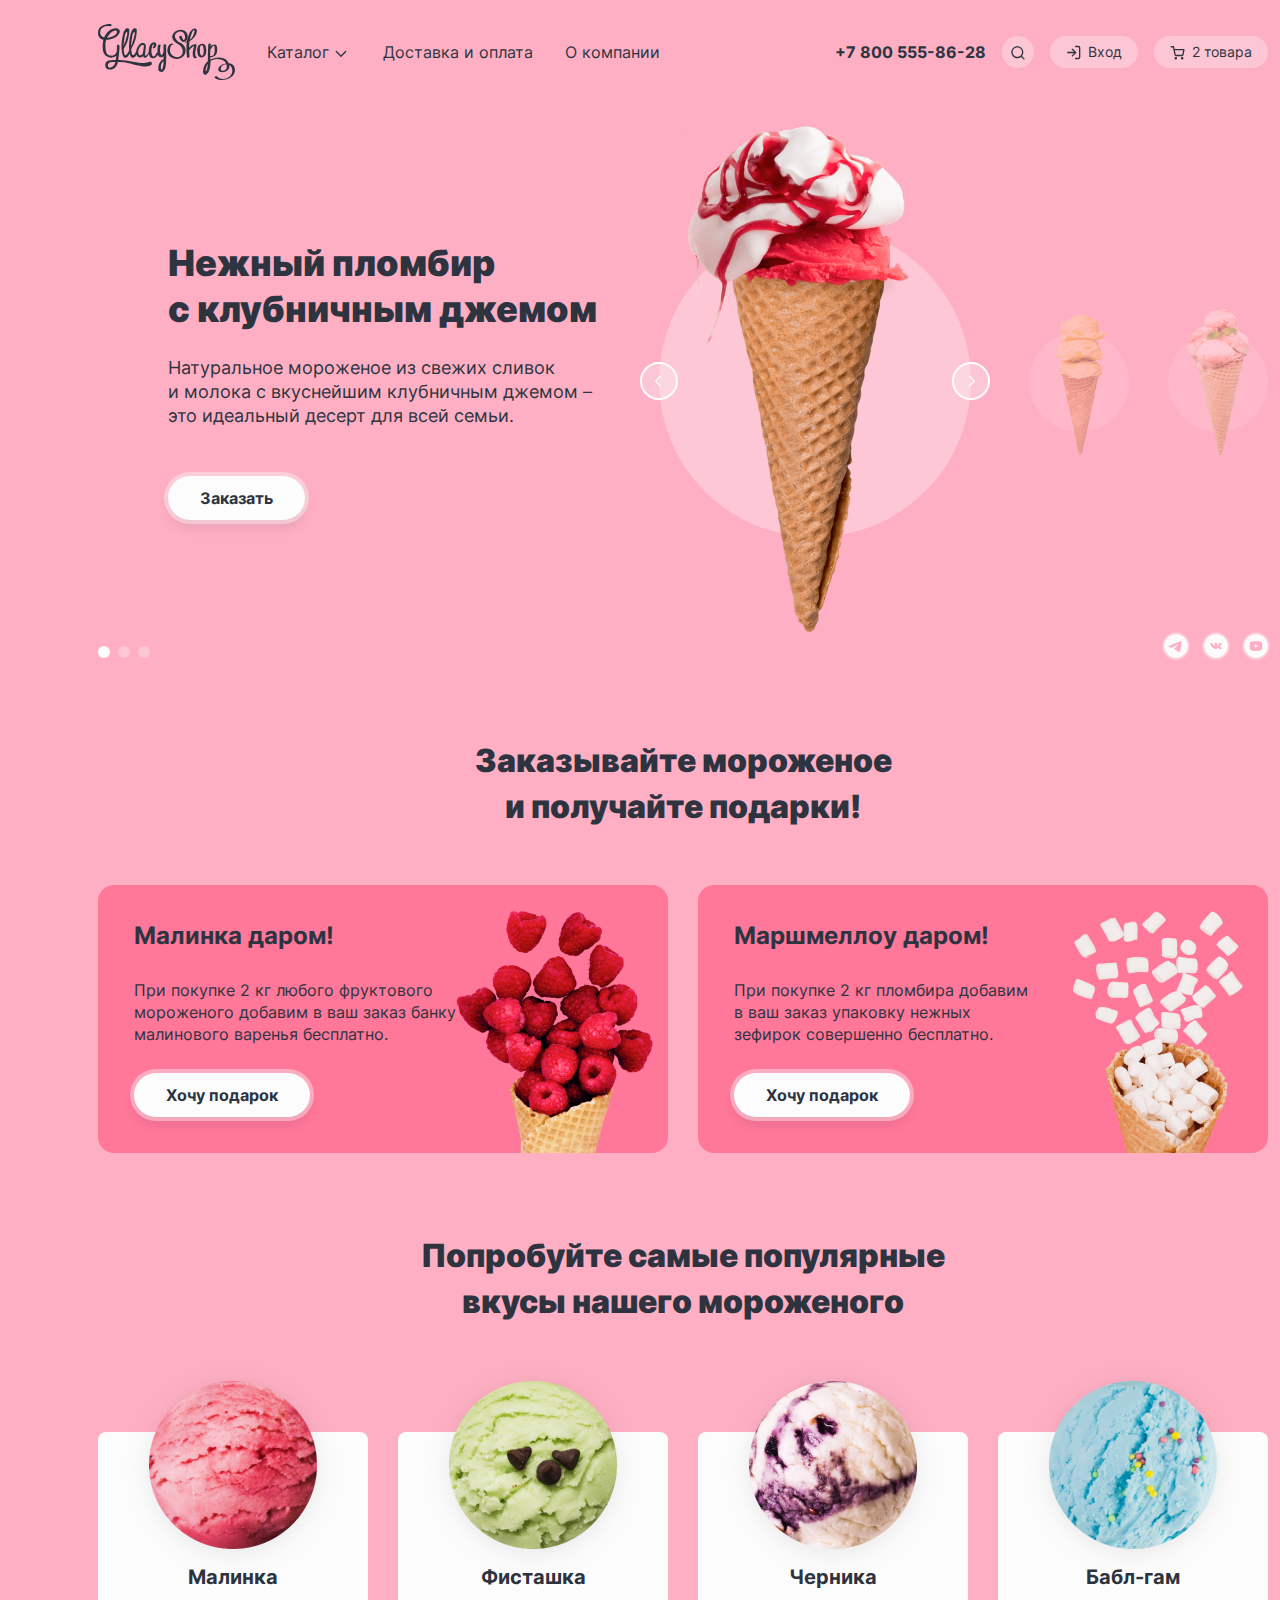
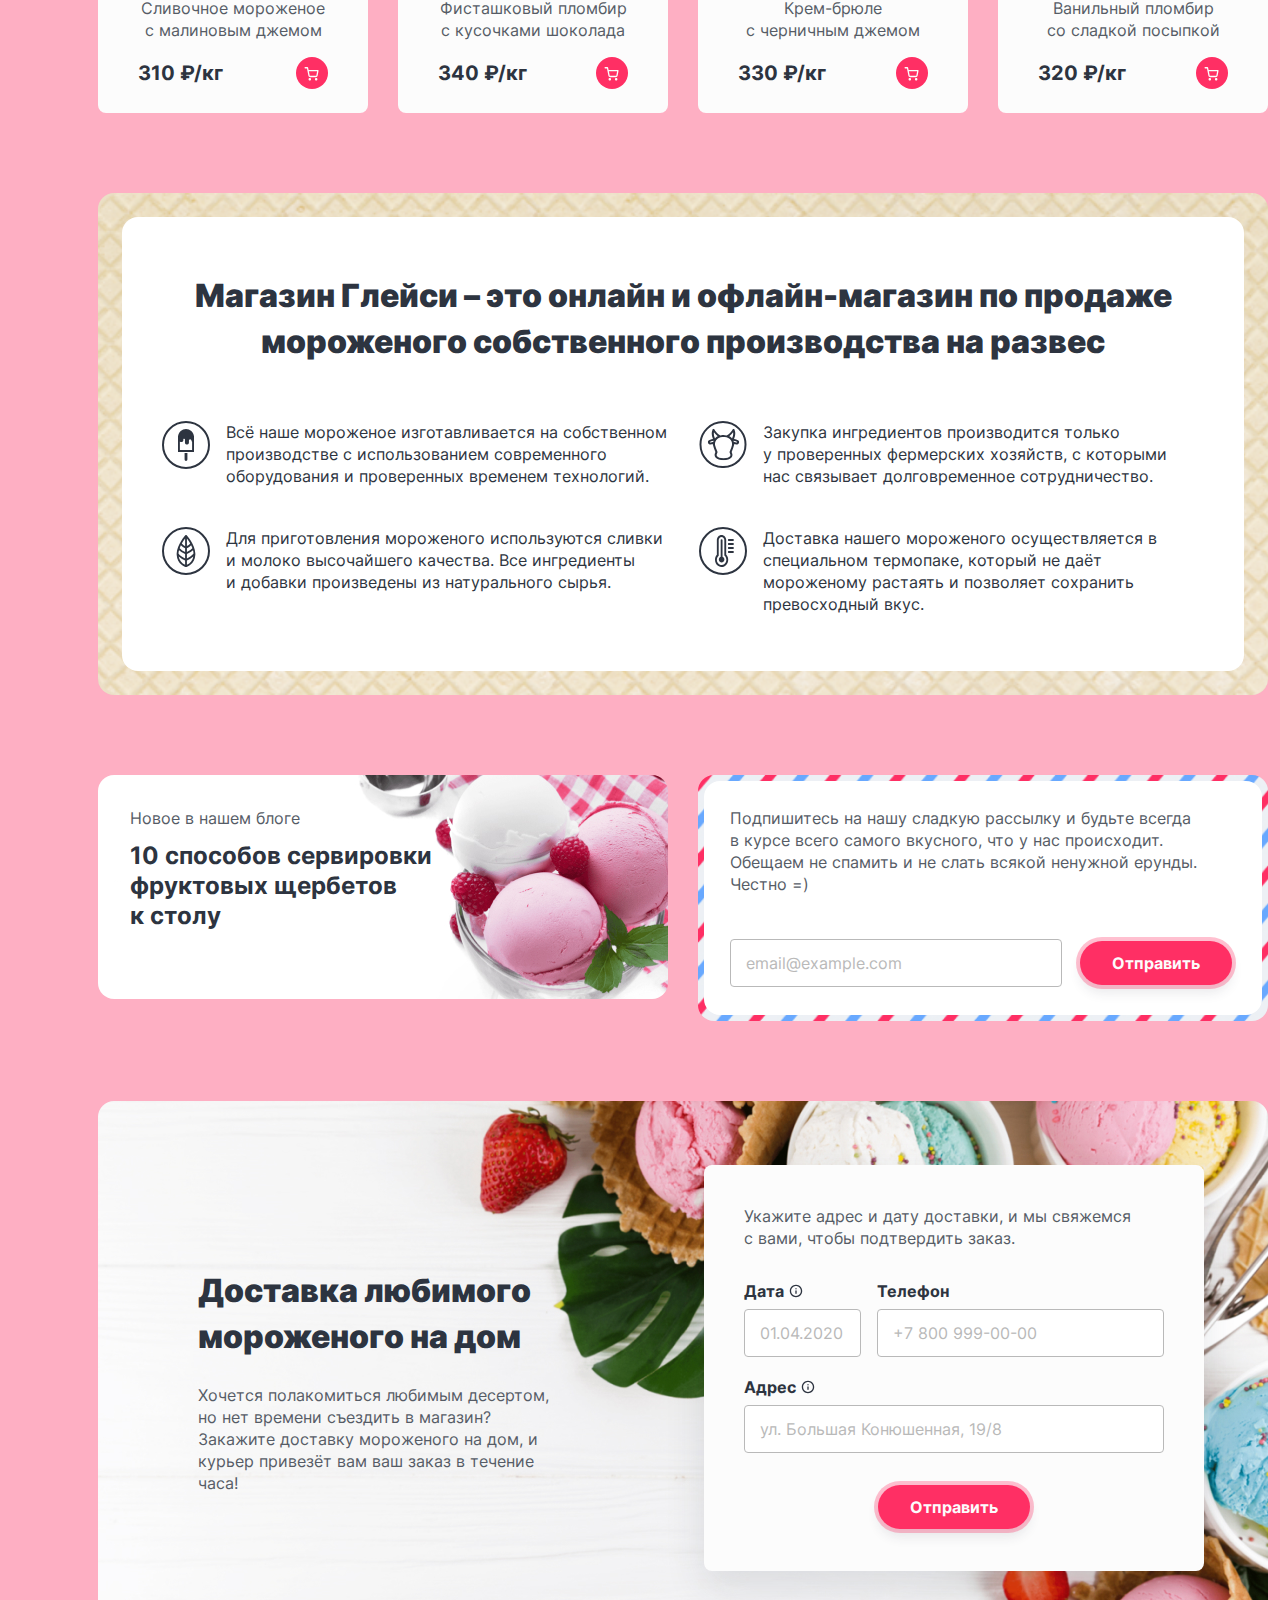
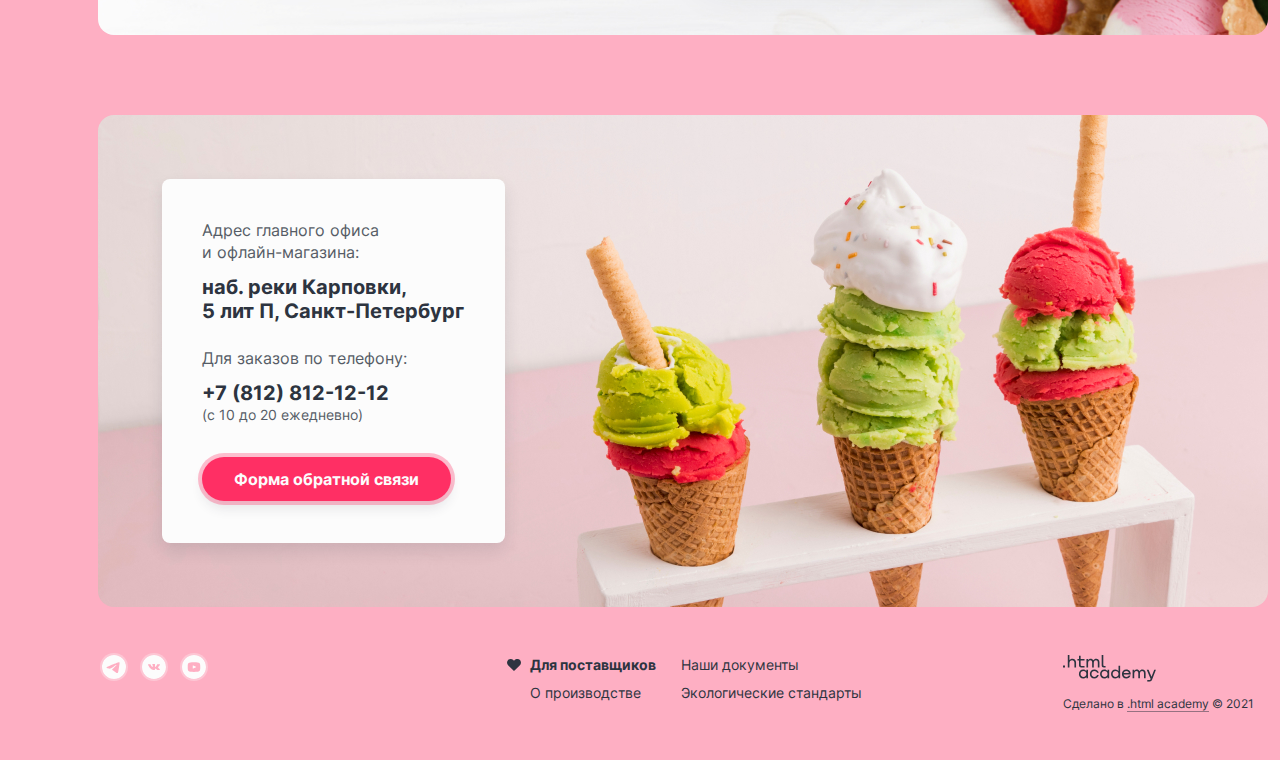
<file: index.html>
<!DOCTYPE html>
<html lang="ru">
  <head>
    <meta charset="utf-8">
    <link rel="icon" href="favicon.ico">
    <link rel="icon" type="image/png" sizes="32x32" href="images/favicon.png">
    <title>Интернет-магазин мороженого Глейси</title>
    <link rel="stylesheet" href="styles/styles.css">
  </head>
  <body>
    <header class="page-header">
      <div class="container">
        <div class="header-wrapper">
          <a class="main-logo-link" href="#" aria-label="На главную страницу.">
            <img class="head-logo" src="images/logo/main-logo.svg" alt="Логотип интернет-магазина мороженого Глейси." width="137" height="56">
          </a>
          <nav class="navigation">
            <ul class="navigation-list general-list">
              <li class="navigation-list-item catalog">
                <button class="navigation-list-link sub-catalog-open" type="button">
                  Каталог
                  <svg class="sub-catalog-open-icon" width="16" height="16" viewBox="0 0 16 16" fill="currentColor" aria-hidden="true" xmlns="http://www.w3.org/2000/svg"><path fill-rule="evenodd" clip-rule="evenodd" d="M3.808 7.053a.667.667 0 1 0-.943.943l4.66 4.66a.664.664 0 0 0 .955 0l4.661-4.66a.667.667 0 0 0-.942-.943l-4.196 4.195-4.195-4.195Z"/></svg>
                </button>
                <ul class="sub-catalog-list general-list">
                  <li class="sub-catalog-item novelties">
                    <a class="sub-catalog-link" href="#">Новинки</a>
                  </li>
                  <li class="sub-catalog-item">
                    <a class="sub-catalog-link" href="catalog.html">Сливочное</a>
                  </li>
                  <li class="sub-catalog-item">
                    <a class="sub-catalog-link" href="#">Щербеты</a>
                  </li>
                  <li class="sub-catalog-item">
                    <a class="sub-catalog-link" href="#">Фруктовый лед</a>
                  </li>
                  <li class="sub-catalog-item">
                    <a class="sub-catalog-link" href="#">Мелорин</a>
                  </li>
                </ul>
              </li>
              <li class="navigation-list-item">
                <a class="navigation-list-link" href="#">Доставка и оплата</a>
              </li>
              <li class="navigation-list-item">
                <a class="navigation-list-link" href="#">О компании</a>
              </li>
            </ul>
          </nav>
          <ul class="navigation-personal general-list">
            <li class="navigation-personal-item phone">
              <a class="header-phone" href="tel:+78005558628" aria-label="Наш номер телефона.">+7 800 555-86-28</a>
            </li>
            <li class="navigation-personal-item search">
                <button class="navigation-personal-open open-search-button" type="button">
                  <span class="visually-hidden">Открыть поиск</span>
                  <svg class="open-search-icon" width="16" height="16" aria-hidden="true" focusable="false" viewBox="0 0 16 16" fill="currentColor" xmlns="http://www.w3.org/2000/svg"><path fill-rule="evenodd" clip-rule="evenodd" d="M2.6633 8.188c0-2.5773 2.0893-4.6667 4.6667-4.6667 2.5773 0 4.6666 2.0894 4.6666 4.6667 0 1.2573-.4972 2.3984-1.3057 3.2375a.671.671 0 0 0-.1234.1235c-.8392.8085-1.9803 1.3057-3.2375 1.3057-2.5774 0-4.6667-2.0894-4.6667-4.6667Zm8.4118 4.6879A5.9748 5.9748 0 0 1 7.33 14.188c-3.3137 0-6-2.6863-6-6s2.6863-6 6-6 6 2.6863 6 6a5.9745 5.9745 0 0 1-1.3121 3.7451l2.4501 2.4502a.6667.6667 0 0 1-.9428.9428l-2.4501-2.4502Z"/></svg>
                </button>
                <form class="main-search-form" action="https://echo.htmlacademy.ru/" method="get">
                  <div class="main-search-wrapper">
                    <!-- В случае ошибки ввода инпуту добавляется класс error-input -->
                    <span class="visually-hidden">Поиск</span>
                    <input class="main-search-input universal-input" type="search" name="main-search" placeholder="Поиск по сайту" required>
                    <button class="search-reset-btn" type="reset"></button>
                  </div>
                </form>
            </li>
            <li class="navigation-personal-item login">
                <button class="navigation-personal-open open-login-button" type="button">
                  <svg class="open-login-icon" width="16" height="16" aria-hidden="true" focusable="false" viewBox="0 0 16 16" fill="currentColor" xmlns="http://www.w3.org/2000/svg"><path fill-rule="evenodd" clip-rule="evenodd" d="M9 2.5246a.6667.6667 0 0 1 .6667-.6667h2.6666a1.9997 1.9997 0 0 1 2 2v9.3333a2 2 0 0 1-2 2H9.6667a.6666.6666 0 1 1 0-1.3333h2.6666a.6664.6664 0 0 0 .4714-.1953.6662.6662 0 0 0 .1953-.4714V3.8579a.6664.6664 0 0 0-.6667-.6667H9.6667A.6667.6667 0 0 1 9 2.5246ZM5.8619 4.7198a.6667.6667 0 0 1 .9428 0l3.3291 3.3291a.6627.6627 0 0 1 .129.177.664.664 0 0 1 .0705.2987.6636.6636 0 0 1-.1998.4759l-3.3288 3.3288a.6667.6667 0 1 1-.9428-.9428L8.057 9.1912H1.6668a.6667.6667 0 1 1 0-1.3333h6.3905L5.8619 5.6627a.6667.6667 0 0 1 0-.9429Z"/></svg>
                  Вход
                </button>
                <form class="login-form" action="https://echo.htmlacademy.ru/" method="post">
                  <h2 class="login-title">Личный кабинет</h2>
                  <!-- В случае ошибки ввода нужному инпуту добавляется класс error-input -->
                  <div class="login-input-wrapper">
                    <input type="email" class="universal-input login-email" value="email@example.com" placeholder="Введите ваш email" required>
                    <input type="password" class="universal-input login-password" value="000000" placeholder="Введите ваш пароль" required>
                  </div>
                  <div class="login-options">
                    <!-- Для отображения спиннера во время загрузки добавить кнопке класс spinner-pink -->
                    <button class="login-button pink-button" type="submit">Войти</button>
                    <a class="login-alternative" href="#">Забыли пароль?</a>
                    <a class="login-alternative" href="#">Регистрация</a>
                  </div>
                </form>
            </li>
            <li class="navigation-personal-item cart">
              <button class="navigation-personal-open open-cart-button" type="button">
                <span class="visually-hidden">Открыть корзину</span>
                <svg class="open-cart-icon" width="16" height="16" aria-hidden="true" focusable="false" viewBox="0 0 16 16" fill="currentColor" xmlns="http://www.w3.org/2000/svg">><path fill-rule="evenodd" clip-rule="evenodd" d="M1.1667 2.108a.6667.6667 0 0 0 0 1.3333h1.7712l.4675 2.3354a.664.664 0 0 0 .0106.053l.9674 4.8334.0001.0006a1.8257 1.8257 0 0 0 1.8183 1.4691h5.6207a1.8256 1.8256 0 0 0 1.8185-1.4697l.001-.005.9271-4.8614a.6669.6669 0 0 0-.6549-.7916H4.6107l-.4726-2.3613a.6667.6667 0 0 0-.6537-.5359H1.1667Zm4.5243 8.2944-.8134-4.064h8.2308l-.7756 4.0669a.4926.4926 0 0 1-.4918.3943v-.0002H6.1962v-.0001l-.0128.0003a.4925.4925 0 0 1-.4922-.3963l-.0002-.0009Zm-1.1336 3.961c0-.688.5577-1.2457 1.2457-1.2457.688 0 1.2457.5577 1.2457 1.2457 0 .6879-.5577 1.2457-1.2457 1.2457-.688 0-1.2457-.5578-1.2457-1.2457Zm6.3733 0c0-.688.5577-1.2457 1.2457-1.2457.688 0 1.2457.5577 1.2457 1.2457 0 .6879-.5577 1.2457-1.2457 1.2457-.688 0-1.2457-.5578-1.2457-1.2457Z"/></svg>
                  2 товара
              </button>
              <!-- В случае непустой корзины класс cart-opening стоит у первого дива с классом cart-popup, если корзины пустая, то класс cart-opening переносится ко второму диву с классом empty-cart -->
              <div class="cart-popup cart-opening">
                <h2 class="cart-title">Корзина</h2>
                <ul class="cart-list general-list">
                  <li class="cart-list-item">
                    <img class="cart-image" src="images/ice-cream/raspberry-cart.png" alt="Мороженое Малинка" width="46" height="46">
                    <a href="#" class="cart-item-link">Малинка</a>
                    <span class="cart-item-quantity">1 кг х 310 ₽</span>
                    <span class="cart-item-price">310 ₽</span>
                    <button class="cart-delete-item" type="button">
                      <span class="visually-hidden">Удалить товар из корзины</span>
                    </button>
                  </li>
                  <li class="cart-list-item">
                    <img class="cart-image" src="images/ice-cream/bubble-gum-cart.png" alt="Мороженое Бабл-гам" width="46" height="46">
                    <a href="#" class="cart-item-link">Бабл-гам</a>
                    <span class="cart-item-quantity">1,5 кг х 320 ₽</span>
                    <span class="cart-item-price">480 ₽</span>
                    <button class="cart-delete-item" type="button">
                      <span class="visually-hidden">Удалить товар из корзины</span>
                    </button>
                  </li>
                </ul>
                <div class="cart-confirm">
                  <a class="open-cart-link pink-button" href="#">Оформить заказ</a>
                  <span class="cart-sum-total">Итого: 790&nbsp;₽</span>
                </div>
              </div>
              <div class="cart-popup empty-cart">
                <h2 class="cart-title">Ваша корзина пока пуста</h2>
              </div>
            </li>
          </ul>
        </div>
      </div>
    </header>
    <main class="main-index">
      <div class="container">
        <div class="main-wrapper">
          <h1 class="visually-hidden">Главная страница интернет-магазина мороженого Глейси</h1>
          <section class="main-slider">
            <h2 class="visually-hidden">Галерея лучших вкусов</h2>
            <div class="slider-control">
              <button class="slider-button slider-button-prev" type="button">
                <span class="visually-hidden">Предыдущий товар</span>
                <svg class="slider-button-svg" aria-hidden="true" focusable="false" width="16" height="16" viewBox="0 0 16 16" fill="currentColor" xmlns="http://www.w3.org/2000/svg"><path fill-rule="evenodd" clip-rule="evenodd" d="M9.8034 3.8051a.665.665 0 0 0-.9405-.9404l-4.668 4.668a.665.665 0 0 0 .0009.9415l4.668 4.6681a.665.665 0 1 0 .9405-.9405L5.6055 8.003l4.1978-4.1979Z"/></svg>
              </button>
              <button class="slider-button slider-button-next" type="button">
                <span class="visually-hidden">Следующий товар</span>
                <svg class="slider-button-svg" aria-hidden="true" focusable="false" width="16" height="16" viewBox="0 0 16 16" fill="currentColor" xmlns="http://www.w3.org/2000/svg"><path fill-rule="evenodd" clip-rule="evenodd" d="M9.8034 3.8051a.665.665 0 0 0-.9405-.9404l-4.668 4.668a.665.665 0 0 0 .0009.9415l4.668 4.6681a.665.665 0 1 0 .9405-.9405L5.6055 8.003l4.1978-4.1979Z"/></svg>
              </button>
            </div>
            <ul class="slider-list general-list">
              <li class="slider-item slider-item-active" data-theme="#feafc3">
                <div class="slider-text-wrapper">
                  <h3 class="slider-item-title">Нежный пломбир с&nbsp;клубничным джемом</h3>
                  <p class="slider-item-description">Натуральное мороженое из свежих сливок и&nbsp;молока с вкуснейшим клубничным джемом – это идеальный десерт для всей семьи.</p>
                  <!-- Для отображения спиннера во время загрузки добавить кнопке класс spinner-white -->
                  <button class="button-slider-buy white-button" type="button">Заказать</button>
                </div>
                <div class="slider-image-wrapper">
                  <img class="slider-image" src="images/ice-cream/strawberry-ice-cream-main.png" alt="Рожок клубничного мороженого" width="306" height="507">
                </div>
              </li>
              <li class="slider-item" data-theme="#69a9ff">
                <div class="slider-text-wrapper">
                  <h3 class="slider-item-title">Сливочное мороженое со вкусом банана</h3>
                  <p class="slider-item-description">Сливочное мороженое с ярким банановым вкусом подарит вам свежесть и наслаждение даже в самый жаркий летний день. </p>
                  <!-- Для отображения спиннера во время загрузки добавить кнопке класс spinner-white -->
                  <button class="button-slider-buy white-button" type="button">Заказать</button>
                </div>
                <div class="slider-image-wrapper">
                  <img class="slider-image" src="images/ice-cream/banana-ice-cream-main.png" alt="Рожок бананового мороженого" width="306" height="507">
                </div>
              </li>
              <li class="slider-item" data-theme="#fcc850">
                <div class="slider-text-wrapper">
                  <h3 class="slider-item-title">Карамельный пломбир
                    с&nbsp;маршмеллоу</h3>
                  <p class="slider-item-description">Необычный сладкий десерт с карамельным топпингом и кусочками зефира завоюет сердца сладкоежек всех возрастов.</p>
                  <!-- Для отображения спиннера во время загрузки добавить кнопке класс spinner-white -->
                  <button class="button-slider-buy white-button" type="button">Заказать</button>
                </div>
                <div class="slider-image-wrapper">
                  <img class="slider-image" src="images/ice-cream/marshmallow-ice-cream-main.png" alt="Рожок карамельного мороженого" width="306" height="507">
                </div>
              </li>
            </ul>
            <div class="slider-navigation">
              <ul class="slider-pagination-list general-list">
                <li class="slider-pagination-item">
                  <button class="slider-pagination-button slider-pagination-button-current" type="button">
                    <span class="visually-hidden">Первый товар</span>
                  </button>
                </li>
                <li class="slider-pagination-item">
                  <button class="slider-pagination-button" type="button">
                    <span class="visually-hidden">Второй товар</span>
                  </button>
                </li>
                <li class="slider-pagination-item">
                  <button class="slider-pagination-button" type="button">
                    <span class="visually-hidden">Третий товар</span>
                  </button>
                </li>
              </ul>
              <ul class="slider-social-list general-list">
                <li class="social-item">
                  <a class="social-link telegram" target="_blank" href="https://t.me/htmlacademy">
                    <span class="visually-hidden">Мы в Telegram</span>
                  </a>
                </li>
                <li class="social-item">
                  <a class="social-link vkontakte" target="_blank" href="https://vk.com/htmlacademy">
                    <span class="visually-hidden">Мы во ВКонтакте</span>
                  </a>
                </li>
                <li class="social-item">
                  <a class="social-link youtube" target="_blank" href="https://www.youtube.com/user/htmlacademyru">
                    <span class="visually-hidden">Мы в Youtube</span>
                  </a>
                </li>
              </ul>
            </div>
          </section>
          <section class="main-gift">
            <h2 class="gift-title">Заказывайте мороженое и получайте подарки!</h2>
            <div class="gift-subsection raspberry-gift">
              <h3 class="gift-sub-title">Малинка даром!</h3>
              <p class="gift-text">При покупке 2 кг любого фруктового мороженого добавим в ваш заказ банку малинового варенья бесплатно.</p>
              <a class="gift-link white-button" href="#">Хочу подарок</a>
            </div>
            <div class="gift-subsection marshmallow-gift">
              <h3 class="gift-sub-title">Маршмеллоу даром!</h3>
              <p class="gift-text">При покупке 2 кг пломбира добавим в&nbsp;ваш заказ упаковку нежных зефирок&nbsp;совершенно бесплатно.</p>
              <a class="gift-link white-button" href="#">Хочу подарок</a>
            </div>
          </section>
          <section class="popular-flavour">
            <h2 class="popular-flavour-title">Попробуйте самые популярные вкусы нашего мороженого</h2>
            <ul class="choose-flavour-list general-list">
              <li class="choose-flavour-item">
                <img class="choose-flavour-img" width="168" height="168" src="images/ice-cream/raspberry-catalog.png" alt="Мороженое Малинка.">
                <h3 class="flavour-title">Малинка</h3>
                <p class="flavour-description">Сливочное мороженое с малиновым джемом</p>
                <div class="price-wrapper">
                  <span class="flavour-price">310 ₽/кг</span>
                  <button class="button-add-to-cart" type="button">
                    <span class="visually-hidden">Добавить в корзину</span>
                    <svg class="flavour-add-to-cart" width="16" height="16" viewBox="0 0 16 16" fill="currentColor" aria-hidden="true" xmlns="http://www.w3.org/2000/svg"><path fill-rule="evenodd" clip-rule="evenodd" d="M1.1667 2.108a.6667.6667 0 0 0 0 1.3333h1.7712l.4675 2.3354a.664.664 0 0 0 .0106.053l.9674 4.8334.0001.0006a1.8257 1.8257 0 0 0 1.8183 1.4691h5.6207a1.8256 1.8256 0 0 0 1.8185-1.4697l.001-.005.9271-4.8614a.6669.6669 0 0 0-.6549-.7916H4.6107l-.4726-2.3613a.6667.6667 0 0 0-.6537-.5359H1.1667Zm4.5243 8.2944-.8134-4.064h8.2308l-.7756 4.0669a.4926.4926 0 0 1-.4918.3943v-.0002H6.1962v-.0001l-.0128.0003a.4925.4925 0 0 1-.4922-.3963l-.0002-.0009Zm-1.1336 3.961c0-.688.5577-1.2457 1.2457-1.2457.688 0 1.2457.5577 1.2457 1.2457 0 .6879-.5577 1.2457-1.2457 1.2457-.688 0-1.2457-.5578-1.2457-1.2457Zm6.3733 0c0-.688.5577-1.2457 1.2457-1.2457.688 0 1.2457.5577 1.2457 1.2457 0 .6879-.5577 1.2457-1.2457 1.2457-.688 0-1.2457-.5578-1.2457-1.2457Z"/></svg>
                  </button>
                </div>
              </li>
              <li class="choose-flavour-item">
                <img class="choose-flavour-img" width="168" height="168" src="images/ice-cream/pistachio-catalog.png" alt="Мороженое Фисташка.">
                <h3 class="flavour-title">Фисташка</h3>
                <p class="flavour-description">Фисташковый пломбир с кусочками шоколада</p>
                <div class="price-wrapper">
                  <span class="flavour-price">340 ₽/кг</span>
                  <button class="button-add-to-cart" type="button">
                    <span class="visually-hidden">Добавить в корзину</span>
                    <svg class="flavour-add-to-cart" width="16" height="16" viewBox="0 0 16 16" fill="currentColor" aria-hidden="true" xmlns="http://www.w3.org/2000/svg"><path fill-rule="evenodd" clip-rule="evenodd" d="M1.1667 2.108a.6667.6667 0 0 0 0 1.3333h1.7712l.4675 2.3354a.664.664 0 0 0 .0106.053l.9674 4.8334.0001.0006a1.8257 1.8257 0 0 0 1.8183 1.4691h5.6207a1.8256 1.8256 0 0 0 1.8185-1.4697l.001-.005.9271-4.8614a.6669.6669 0 0 0-.6549-.7916H4.6107l-.4726-2.3613a.6667.6667 0 0 0-.6537-.5359H1.1667Zm4.5243 8.2944-.8134-4.064h8.2308l-.7756 4.0669a.4926.4926 0 0 1-.4918.3943v-.0002H6.1962v-.0001l-.0128.0003a.4925.4925 0 0 1-.4922-.3963l-.0002-.0009Zm-1.1336 3.961c0-.688.5577-1.2457 1.2457-1.2457.688 0 1.2457.5577 1.2457 1.2457 0 .6879-.5577 1.2457-1.2457 1.2457-.688 0-1.2457-.5578-1.2457-1.2457Zm6.3733 0c0-.688.5577-1.2457 1.2457-1.2457.688 0 1.2457.5577 1.2457 1.2457 0 .6879-.5577 1.2457-1.2457 1.2457-.688 0-1.2457-.5578-1.2457-1.2457Z"/></svg>
                  </button>
                </div>
              </li>
              <li class="choose-flavour-item">
                <img class="choose-flavour-img" width="168" height="168" src="images/ice-cream/blueberry-catalog.png" alt="Мороженое Черника.">
                <h3 class="flavour-title">Черника</h3>
                <p class="flavour-description">Крем-брюле с&nbsp;черничным джемом</p>
                <div class="price-wrapper">
                  <span class="flavour-price">330 ₽/кг</span>
                  <button class="button-add-to-cart" type="button">
                    <span class="visually-hidden">Добавить в корзину</span>
                    <svg class="flavour-add-to-cart" width="16" height="16" viewBox="0 0 16 16" fill="currentColor" aria-hidden="true" xmlns="http://www.w3.org/2000/svg"><path fill-rule="evenodd" clip-rule="evenodd" d="M1.1667 2.108a.6667.6667 0 0 0 0 1.3333h1.7712l.4675 2.3354a.664.664 0 0 0 .0106.053l.9674 4.8334.0001.0006a1.8257 1.8257 0 0 0 1.8183 1.4691h5.6207a1.8256 1.8256 0 0 0 1.8185-1.4697l.001-.005.9271-4.8614a.6669.6669 0 0 0-.6549-.7916H4.6107l-.4726-2.3613a.6667.6667 0 0 0-.6537-.5359H1.1667Zm4.5243 8.2944-.8134-4.064h8.2308l-.7756 4.0669a.4926.4926 0 0 1-.4918.3943v-.0002H6.1962v-.0001l-.0128.0003a.4925.4925 0 0 1-.4922-.3963l-.0002-.0009Zm-1.1336 3.961c0-.688.5577-1.2457 1.2457-1.2457.688 0 1.2457.5577 1.2457 1.2457 0 .6879-.5577 1.2457-1.2457 1.2457-.688 0-1.2457-.5578-1.2457-1.2457Zm6.3733 0c0-.688.5577-1.2457 1.2457-1.2457.688 0 1.2457.5577 1.2457 1.2457 0 .6879-.5577 1.2457-1.2457 1.2457-.688 0-1.2457-.5578-1.2457-1.2457Z"/></svg>
                  </button>
                </div>
              </li>
              <li class="choose-flavour-item">
                <img class="choose-flavour-img" width="168" height="168" src="images/ice-cream/bubble-gum-catalog.png" alt="Мороженое Бабл-гам.">
                <h3 class="flavour-title">Бабл-гам</h3>
                <p class="flavour-description">Ванильный пломбир со&nbsp;сладкой посыпкой</p>
                <div class="price-wrapper">
                  <span class="flavour-price">320 ₽/кг</span>
                  <button class="button-add-to-cart" type="button">
                    <span class="visually-hidden">Добавить в корзину</span>
                    <svg class="flavour-add-to-cart" width="16" height="16" viewBox="0 0 16 16" fill="currentColor" aria-hidden="true" xmlns="http://www.w3.org/2000/svg"><path fill-rule="evenodd" clip-rule="evenodd" d="M1.1667 2.108a.6667.6667 0 0 0 0 1.3333h1.7712l.4675 2.3354a.664.664 0 0 0 .0106.053l.9674 4.8334.0001.0006a1.8257 1.8257 0 0 0 1.8183 1.4691h5.6207a1.8256 1.8256 0 0 0 1.8185-1.4697l.001-.005.9271-4.8614a.6669.6669 0 0 0-.6549-.7916H4.6107l-.4726-2.3613a.6667.6667 0 0 0-.6537-.5359H1.1667Zm4.5243 8.2944-.8134-4.064h8.2308l-.7756 4.0669a.4926.4926 0 0 1-.4918.3943v-.0002H6.1962v-.0001l-.0128.0003a.4925.4925 0 0 1-.4922-.3963l-.0002-.0009Zm-1.1336 3.961c0-.688.5577-1.2457 1.2457-1.2457.688 0 1.2457.5577 1.2457 1.2457 0 .6879-.5577 1.2457-1.2457 1.2457-.688 0-1.2457-.5578-1.2457-1.2457Zm6.3733 0c0-.688.5577-1.2457 1.2457-1.2457.688 0 1.2457.5577 1.2457 1.2457 0 .6879-.5577 1.2457-1.2457 1.2457-.688 0-1.2457-.5578-1.2457-1.2457Z"/></svg>
                  </button>
                </div>
              </li>
            </ul>
          </section>
          <section class="about-us">
            <div class="about-us-wrapper">
              <h2 class="about-us-title">Магазин Глейси – это онлайн и офлайн-магазин по продаже мороженого собственного производства на развес</h2>
              <ul class="about-us-list general-list">
                <li class="about-us-item about-tecnology">Всё наше мороженое изготавливается на собственном производстве с использованием современного оборудования и проверенных временем технологий.</li>
                <li class="about-us-item about-ingredients">Закупка ингредиентов производится только у&nbsp;проверенных фермерских хозяйств, с которыми нас&nbsp;связывает долговременное сотрудничество.</li>
                <li class="about-us-item about-natural">Для приготовления мороженого используются сливки и молоко высочайшего качества. Все ингредиенты и&nbsp;добавки произведены из натурального сырья.</li>
                <li class="about-us-item about-temperature">Доставка нашего мороженого осуществляется в специальном термопаке, который не даёт мороженому растаять и позволяет сохранить превосходный вкус.</li>
              </ul>
            </div>
          </section>
          <div class="main-blog">
            <section class="blog">
              <h2 class="blog-title">Новое в нашем блоге</h2>
              <a class="blog-link" href="#">10 способов сервировки фруктовых щербетов
                к&nbsp;столу</a>
            </section>
            <section class="subscribe">
              <div class="subscribe-wrapper">
                <h2 class="subscribe-title">Подпишитесь на нашу сладкую рассылку и будьте всегда в&nbsp;курсе всего самого вкусного, что у нас происходит. Обещаем не спамить и не слать всякой ненужной ерунды. Честно =)</h2>
                <form class="subscribe-form" action="https://echo.htmlacademy.ru/" method="post">
                  <label class="subscribe-label">
                    <span class="visually-hidden">Введите ваш e-mail</span>
                    <!-- В случае ошибки ввода инпуту добавляется класс error-input -->
                    <input class="universal-input" type="email" id="subscribe-email" name="subscribe-email" placeholder="email@example.com" required>
                  </label>
                  <!-- Для отображения спиннера во время загрузки добавить кнопке класс spinner-pink -->
                  <button class="subscribe-button pink-button" type="submit">Отправить</button>
                </form>
              </div>
            </section>
          </div>
          <section class="delivery">
            <div class="delivery-text-block">
              <h2 class="delivery-title">Доставка любимого мороженого на дом</h2>
              <p class="delivery-text">Хочется полакомиться любимым десертом, но&nbsp;нет времени съездить в магазин? Закажите доставку мороженого на дом, и курьер привезёт вам ваш заказ в течение часа!</p>
            </div>
            <form class="delivery-form" action="https://echo.htmlacademy.ru/" method="get">
              <p class="delivery-form-text">Укажите адрес и дату доставки, и мы свяжемся с&nbsp;вами, чтобы подтвердить заказ.</p>
              <!-- В случае ошибки ввода нужному инпуту добавляется класс error-input -->
              <div class="delivery-date">
                <label class="delivery-label" for="date-of-delivery">Дата</label>
                <span class="tooltip">
                  <button class="tooltip-toggle" type="button" aria-labelledby="tooltip-delivery-date"></button>
                  <span class="tooltip-text" role="tooltip" id="tooltip-delivery-date">Введите желаемую дату
                    доставки</span>
                </span>
                <input class="universal-input" type="text" id="date-of-delivery" name="date-of-delivery" placeholder="01.04.2020" required>
              </div>
              <div class="delivery-phone">
                <label class="delivery-label">Телефон</label>
                <input class="universal-input" type="number" id="client-phone" name="client-phone" placeholder="+7 800 999-00-00" required>
              </div>
              <div class="delivery-address">
                <label class="delivery-label">Адрес</label>
                <span class="tooltip">
                  <button class="tooltip-toggle" type="button" aria-labelledby="tooltip-delivery-address"></button>
                  <span class="tooltip-text" role="tooltip" id="tooltip-delivery-address">Введите название улицы, дома и квартиры</span>
                </span>
                <input class="universal-input" type="text" id="address-of-delivery" name="address-of-delivery" placeholder="ул. Большая Конюшенная, 19/8" required>
              </div>
              <!-- Для отображения спиннера во время загрузки добавить кнопке класс spinner-pink -->
              <button class="pink-button delivery-submit" type="submit">Отправить</button>
            </form>
          </section>
          <section class="main-contacts">
            <h2 class="visually-hidden">Наши контактные данные</h2>
            <div class="contacts-wrapper">
              <p class="contacts-title">Адрес главного офиса и&nbsp;офлайн-магазина:</p>
              <address class="contacts-address">наб. реки Карповки, 5&nbsp;лит&nbsp;П, Санкт-Петербург</address>
              <p class="contacts-title">Для заказов по телефону:</p>
              <a class="contacts-phone" href="tel:+78128121212">+7 (812) 812-12-12</a>
              <span class="contact-text">(с 10 до 20 ежедневно)</span>
              <!-- Для отображения спиннера во время загрузки добавить кнопке класс spinner-pink -->
              <button class="pink-button contacts-button" type="button">Форма обратной связи</button>
            </div>
          </section>
        </div>
      </div>
    </main>
    <footer class="page-footer">
      <div class="container">
        <div class="footer-wrapper">
          <ul class="footer-social-list general-list">
            <li class="footer-social-item">
              <a class="social-link telegram" target="_blank" href="https://t.me/htmlacademy">
                <span class="visually-hidden">Мы в Telegram</span>
              </a>
            </li>
            <li class="footer-social-item">
              <a class="social-link vkontakte" target="_blank" href="https://vk.com/htmlacademy">
                <span class="visually-hidden">Мы во ВКонтакте</span>
              </a>
            </li>
            <li class="footer-social-item">
              <a class="social-link youtube" target="_blank" href="https://www.youtube.com/user/htmlacademyru">
                <span class="visually-hidden">Мы в Youtube</span>
              </a>
            </li>
          </ul>
          <div class="for-supplier">
            <h2 class="for-supplier-title">Для поставщиков</h2>
            <a class="for-supplier-link" href="#">Наши документы</a>
            <a class="for-supplier-link" href="#">О производстве</a>
            <a class="for-supplier-link" href="#">Экологические стандарты</a>
          </div>
          <div class="made-in-html-academy">
            <a class="html-academy-logo-link" target="_blank" href="https://htmlacademy.ru" aria-label="Перейти на сайт HTML академии">
              <img class="html-academy-logo" src="images/logo/logo-htmlacademy.svg" alt="Логотип HTML академии." width="93" height="27">
            </a>
            <span class="html-academy-text">Сделано в <a class="html-academy-link" target="_blank" href="https://htmlacademy.ru">.html academy</a> © 2021</span>
          </div>
        </div>
      </div>
    </footer>
    <!-- Для отображения модального окна необходимо удалить класс modal-close -->
    <div class="modal-container modal-close">
      <div class="modal-feedback">
        <button class="modal-close-button" type="button">
          <span class="visually-hidden">Закрыть</span>
        </button>
        <form class="feedback-form" action="https://echo.htmlacademy.ru/" method="post">
          <h2 class="modal-title">Мы обязательно ответим вам!</h2>
          <div class="feedback-input">
            <!-- В случае ошибки ввода нужному инпуту добавляется класс error-input -->
            <input class="universal-input field-name" type="text" id="client-name" name="client-name" placeholder="Имя и фамилия">
            <input class="universal-input field-email" type="email" id="client-email" name="client-email" placeholder="email@example.com" required>
            <textarea class="universal-input field-question" id="feedback-text" name="feedback-text" rows="6" minlength="7" placeholder="В свободной форме" required></textarea>
          </div>
          <!-- Для отображения спиннера во время загрузки добавить кнопке класс spinner-pink -->
          <button class="pink-button feedback-submit" type="submit">Отправить</button>
        </form>
      </div>
    </div>
    <script src="js/index.js"></script>
  </body>
  </html>
</file>
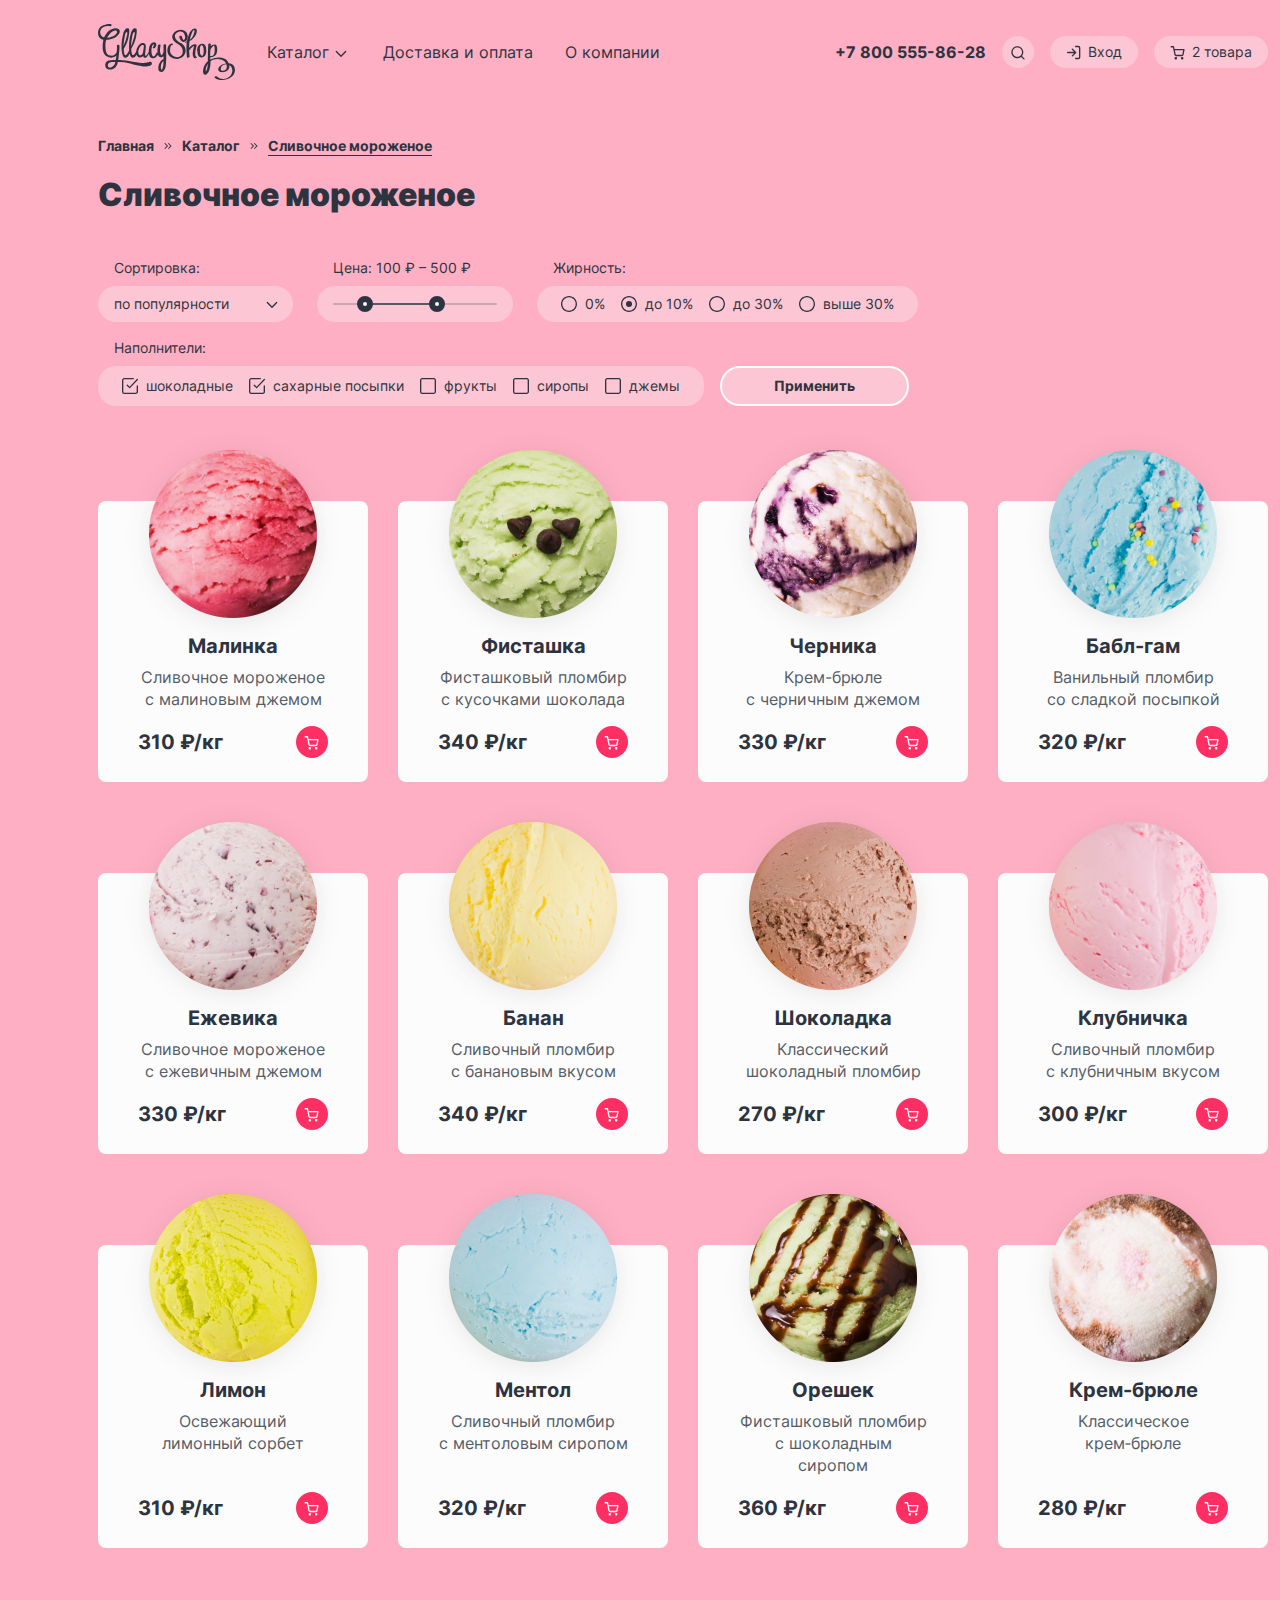
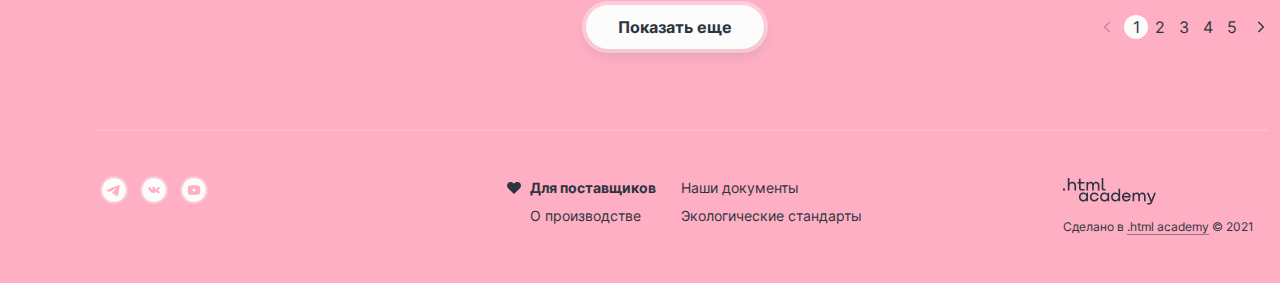
<file: catalog.html>
<!DOCTYPE html>
<html lang="ru">
  <head>
    <meta charset="utf-8">
    <link rel="icon" href="favicon.ico">
    <link rel="icon" type="image/png" sizes="32x32" href="images/favicon.png">
    <title>Интернет-магазин мороженого Глейси</title>
    <link rel="stylesheet" href="styles/styles.css">
  </head>
  <body>
    <header class="page-header">
      <div class="container">
        <div class="header-wrapper">
          <a class="main-logo-link" href="index.html" aria-label="На главную страницу.">
            <img class="head-logo" src="images/logo/main-logo.svg" alt="Логотип интернет-магазина мороженого Глейси." width="137" height="56">
          </a>
          <nav class="navigation">
            <ul class="navigation-list general-list">
              <li class="navigation-list-item catalog">
                <button class="navigation-list-link sub-catalog-open" type="button">
                  Каталог
                  <svg class="sub-catalog-open-icon" width="16" height="16" viewBox="0 0 16 16" fill="currentColor" aria-hidden="true" xmlns="http://www.w3.org/2000/svg"><path fill-rule="evenodd" clip-rule="evenodd" d="M3.808 7.053a.667.667 0 1 0-.943.943l4.66 4.66a.664.664 0 0 0 .955 0l4.661-4.66a.667.667 0 0 0-.942-.943l-4.196 4.195-4.195-4.195Z"/></svg>
                </button>
                <ul class="sub-catalog-list general-list">
                  <li class="sub-catalog-item novelties">
                    <a class="sub-catalog-link" href="#">Новинки</a>
                  </li>
                  <li class="sub-catalog-item">
                    <a class="sub-catalog-link" href="catalog.html">Сливочное</a>
                  </li>
                  <li class="sub-catalog-item">
                    <a class="sub-catalog-link" href="#">Щербеты</a>
                  </li>
                  <li class="sub-catalog-item">
                    <a class="sub-catalog-link" href="#">Фруктовый лед</a>
                  </li>
                  <li class="sub-catalog-item">
                    <a class="sub-catalog-link" href="#">Мелорин</a>
                  </li>
                </ul>
              </li>
              <li class="navigation-list-item">
                <a class="navigation-list-link" href="#">Доставка и оплата</a>
              </li>
              <li class="navigation-list-item">
                <a class="navigation-list-link" href="#">О компании</a>
              </li>
            </ul>
          </nav>
          <ul class="navigation-personal general-list">
            <li class="navigation-personal-item phone">
              <a class="header-phone" href="tel:+78005558628" aria-label="Наш номер телефона.">+7 800 555-86-28</a>
            </li>
            <li class="navigation-personal-item search">
                <button class="navigation-personal-open open-search-button" type="button">
                  <span class="visually-hidden">Открыть поиск</span>
                  <svg class="open-search-icon" width="16" height="16" aria-hidden="true" focusable="false" viewBox="0 0 16 16" fill="currentColor" xmlns="http://www.w3.org/2000/svg"><path fill-rule="evenodd" clip-rule="evenodd" d="M2.6633 8.188c0-2.5773 2.0893-4.6667 4.6667-4.6667 2.5773 0 4.6666 2.0894 4.6666 4.6667 0 1.2573-.4972 2.3984-1.3057 3.2375a.671.671 0 0 0-.1234.1235c-.8392.8085-1.9803 1.3057-3.2375 1.3057-2.5774 0-4.6667-2.0894-4.6667-4.6667Zm8.4118 4.6879A5.9748 5.9748 0 0 1 7.33 14.188c-3.3137 0-6-2.6863-6-6s2.6863-6 6-6 6 2.6863 6 6a5.9745 5.9745 0 0 1-1.3121 3.7451l2.4501 2.4502a.6667.6667 0 0 1-.9428.9428l-2.4501-2.4502Z"/></svg>
                </button>
                <form class="main-search-form" action="https://echo.htmlacademy.ru/" method="get">
                  <div class="main-search-wrapper">
                    <!-- В случае ошибки ввода инпуту добавляется класс error-input -->
                    <span class="visually-hidden">Поиск</span>
                    <input class="main-search-input universal-input" type="search" name="main-search" placeholder="Поиск по сайту" required>
                    <button class="search-reset-btn" type="reset"></button>
                  </div>
                </form>
            </li>
            <li class="navigation-personal-item login">
                <button class="navigation-personal-open open-login-button" type="button">
                  <svg class="open-login-icon" width="16" height="16" aria-hidden="true" focusable="false" viewBox="0 0 16 16" fill="currentColor" xmlns="http://www.w3.org/2000/svg"><path fill-rule="evenodd" clip-rule="evenodd" d="M9 2.5246a.6667.6667 0 0 1 .6667-.6667h2.6666a1.9997 1.9997 0 0 1 2 2v9.3333a2 2 0 0 1-2 2H9.6667a.6666.6666 0 1 1 0-1.3333h2.6666a.6664.6664 0 0 0 .4714-.1953.6662.6662 0 0 0 .1953-.4714V3.8579a.6664.6664 0 0 0-.6667-.6667H9.6667A.6667.6667 0 0 1 9 2.5246ZM5.8619 4.7198a.6667.6667 0 0 1 .9428 0l3.3291 3.3291a.6627.6627 0 0 1 .129.177.664.664 0 0 1 .0705.2987.6636.6636 0 0 1-.1998.4759l-3.3288 3.3288a.6667.6667 0 1 1-.9428-.9428L8.057 9.1912H1.6668a.6667.6667 0 1 1 0-1.3333h6.3905L5.8619 5.6627a.6667.6667 0 0 1 0-.9429Z"/></svg>
                  Вход
                </button>
                <form class="login-form" action="https://echo.htmlacademy.ru/" method="post">
                  <h2 class="login-title">Личный кабинет</h2>
                  <!-- В случае ошибки ввода нужному инпуту добавляется класс error-input -->
                  <div class="login-input-wrapper">
                    <input type="email" class="universal-input login-email" value="email@example.com" placeholder="Введите ваш email" required>
                    <input type="password" class="universal-input login-password" value="000000" placeholder="Введите ваш пароль" required>
                  </div>
                  <div class="login-options">
                    <!-- Для отображения спиннера во время загрузки добавить кнопке класс spinner-pink -->
                    <button class="login-button pink-button" type="submit">Войти</button>
                    <a class="login-alternative" href="#">Забыли пароль?</a>
                    <a class="login-alternative" href="#">Регистрация</a>
                  </div>
                </form>
            </li>
            <li class="navigation-personal-item cart">
              <button class="navigation-personal-open open-cart-button" type="button">
                <span class="visually-hidden">Открыть корзину</span>
                <svg class="open-cart-icon" width="16" height="16" aria-hidden="true" focusable="false" viewBox="0 0 16 16" fill="currentColor" xmlns="http://www.w3.org/2000/svg">><path fill-rule="evenodd" clip-rule="evenodd" d="M1.1667 2.108a.6667.6667 0 0 0 0 1.3333h1.7712l.4675 2.3354a.664.664 0 0 0 .0106.053l.9674 4.8334.0001.0006a1.8257 1.8257 0 0 0 1.8183 1.4691h5.6207a1.8256 1.8256 0 0 0 1.8185-1.4697l.001-.005.9271-4.8614a.6669.6669 0 0 0-.6549-.7916H4.6107l-.4726-2.3613a.6667.6667 0 0 0-.6537-.5359H1.1667Zm4.5243 8.2944-.8134-4.064h8.2308l-.7756 4.0669a.4926.4926 0 0 1-.4918.3943v-.0002H6.1962v-.0001l-.0128.0003a.4925.4925 0 0 1-.4922-.3963l-.0002-.0009Zm-1.1336 3.961c0-.688.5577-1.2457 1.2457-1.2457.688 0 1.2457.5577 1.2457 1.2457 0 .6879-.5577 1.2457-1.2457 1.2457-.688 0-1.2457-.5578-1.2457-1.2457Zm6.3733 0c0-.688.5577-1.2457 1.2457-1.2457.688 0 1.2457.5577 1.2457 1.2457 0 .6879-.5577 1.2457-1.2457 1.2457-.688 0-1.2457-.5578-1.2457-1.2457Z"/></svg>
                  2 товара
              </button>
              <!-- В случае непустой корзины класс cart-opening стоит у первого дива с классом cart-popup, если корзины пустая, то класс cart-opening переносится ко второму диву с классом empty-cart -->
              <div class="cart-popup cart-opening">
                <h2 class="cart-title">Корзина</h2>
                <ul class="cart-list general-list">
                  <li class="cart-list-item">
                    <img class="cart-image" src="images/ice-cream/raspberry-cart.png" alt="Мороженое Малинка" width="46" height="46">
                    <a href="#" class="cart-item-link">Малинка</a>
                    <span class="cart-item-quantity">1 кг х 310 ₽</span>
                    <span class="cart-item-price">310 ₽</span>
                    <button class="cart-delete-item" type="button">
                      <span class="visually-hidden">Удалить товар из корзины</span>
                    </button>
                  </li>
                  <li class="cart-list-item">
                    <img class="cart-image" src="images/ice-cream/bubble-gum-cart.png" alt="Мороженое Бабл-гам" width="46" height="46">
                    <a href="#" class="cart-item-link">Бабл-гам</a>
                    <span class="cart-item-quantity">1,5 кг х 320 ₽</span>
                    <span class="cart-item-price">480 ₽</span>
                    <button class="cart-delete-item" type="button">
                      <span class="visually-hidden">Удалить товар из корзины</span>
                    </button>
                  </li>
                </ul>
                <div class="cart-confirm">
                  <a class="open-cart-link pink-button" href="#">Оформить заказ</a>
                  <span class="cart-sum-total">Итого: 790&nbsp;₽</span>
                </div>
              </div>
              <div class="cart-popup empty-cart">
                <h2 class="cart-title">Ваша корзина пока пуста</h2>
              </div>
            </li>
          </ul>
        </div>
      </div>
    </header>
    <main class="main-inner">
      <div class="container">
        <div class="catalog-wrapper">
          <header class="inner-header">
            <ul class="breadcrumbs general-list">
              <li class="breadcrumbs-item">
                <a class="breadcrumbs-link" href="index.html">Главная</a>
              </li>
              <li class="breadcrumbs-item">
                <a class="breadcrumbs-link" href="#">Каталог</a>
              </li>
              <li class="breadcrumbs-item">
                <a class="breadcrumbs-link breadcrumbs-active-link" href="catalog.html">Сливочное мороженое</a>
              </li>
            </ul>
            <h1 class="inner-header-title">Сливочное мороженое</h1>
          </header>
          <section class="sorting-section">
            <h2 class="visually-hidden">Фильтровать каталог вкусов</h2>
            <form class="catalog-filter-form" action="https://echo.htmlacademy.ru/" method="get">
              <fieldset class="catalog-filter-group sorting">
                <legend class="filter-fieldset-title">Сортировка:</legend>
                <select class="sorting-control filter-text">
                  <option value="popular">по популярности</option>
                  <option value="cheap">сначала дешевле</option>
                  <option value="expensive">сначала дороже</option>
                </select>
              </fieldset>
              <fieldset class="catalog-filter-group">
                <legend class="filter-fieldset-title">Цена: 100 ₽ – 500 ₽</legend>
                <div class="range">
                  <div class="range-scale">
                    <div class="range-bar">
                      <button class="range-toggle toggle-min" type="button">
                        <span class="visually-hidden">Изменить минимальную цену.</span>
                        </button>
                      <button class="range-toggle toggle-max" type="button">
                        <span class="visually-hidden">Изменить максимальную цену.</span>
                      </button>
                    </div>
                  </div>
                </div>
              </fieldset>
              <fieldset class="catalog-filter-group">
                <legend class="filter-fieldset-title">Жирность:</legend>
                <ul class="filter-fat general-list">
                  <li class="filter-fat-item">
                    <label class="control">
                      <input class="visually-hidden control-input" type="radio" name="fat-content" value="0%">
                      <span class="control-mark">
                        <svg width="16" height="16" aria-hidden="true" focusable="false" viewBox="0 0 16 16" fill="currentColor" xmlns="http://www.w3.org/2000/svg"><path fill-rule="evenodd" clip-rule="evenodd" d="M8.002 1.3333h-.0024c-3.6817 0-6.6663 2.9846-6.6663 6.6663 0 3.681 2.9836 6.6652 6.6643 6.6662H8c3.6817 0 6.6662-2.9846 6.6662-6.6662 0-3.681-2.9835-6.6652-6.6643-6.6663Zm0 14.6658-.0024.0001C3.5816 15.9992 0 12.4176 0 7.9996 0 3.5826 3.58.0016 7.9967 0H8c4.418 0 7.9996 3.5815 7.9996 7.9996 0 4.4174-3.5805 7.9985-7.9977 7.9995Z"/></svg>
                      </span>
                      <span class="filter-text">0%</span>
                    </label>
                  </li>
                  <li class="filter-fat-item">
                    <label class="control">
                      <input class="visually-hidden control-input" type="radio" name="fat-content" value="less then 10%" checked>
                      <span class="control-mark">
                        <svg width="16" height="16" aria-hidden="true" focusable="false" viewBox="0 0 16 16" fill="currentColor" xmlns="http://www.w3.org/2000/svg"><path fill-rule="evenodd" clip-rule="evenodd" d="M8.002 1.3333h-.0024c-3.6817 0-6.6663 2.9846-6.6663 6.6663 0 3.681 2.9836 6.6652 6.6643 6.6662H8c3.6817 0 6.6662-2.9846 6.6662-6.6662 0-3.681-2.9835-6.6652-6.6643-6.6663Zm0 14.6658-.0024.0001C3.5816 15.9992 0 12.4176 0 7.9996 0 3.5826 3.58.0016 7.9967 0H8c4.418 0 7.9996 3.5815 7.9996 7.9996 0 4.4174-3.5805 7.9985-7.9977 7.9995Z"/></svg>
                      </span>
                      <span class="filter-text">до 10%</span>
                    </label>
                  </li>
                  <li class="filter-fat-item">
                    <label class="control">
                      <input class="visually-hidden control-input" type="radio" name="fat-content" value="less then 30%">
                      <span class="control-mark">
                        <svg width="16" height="16" aria-hidden="true" focusable="false" viewBox="0 0 16 16" fill="currentColor" xmlns="http://www.w3.org/2000/svg"><path fill-rule="evenodd" clip-rule="evenodd" d="M8.002 1.3333h-.0024c-3.6817 0-6.6663 2.9846-6.6663 6.6663 0 3.681 2.9836 6.6652 6.6643 6.6662H8c3.6817 0 6.6662-2.9846 6.6662-6.6662 0-3.681-2.9835-6.6652-6.6643-6.6663Zm0 14.6658-.0024.0001C3.5816 15.9992 0 12.4176 0 7.9996 0 3.5826 3.58.0016 7.9967 0H8c4.418 0 7.9996 3.5815 7.9996 7.9996 0 4.4174-3.5805 7.9985-7.9977 7.9995Z"/></svg>
                      </span>
                      <span class="filter-text">до 30%</span>
                    </label>
                  </li>
                  <li class="filter-fat-item">
                    <label class="control">
                      <input class="visually-hidden control-input" type="radio" name="fat-content" value="more then 30%">
                      <span class="control-mark">
                        <svg width="16" height="16" aria-hidden="true" focusable="false" viewBox="0 0 16 16" fill="currentColor" xmlns="http://www.w3.org/2000/svg"><path fill-rule="evenodd" clip-rule="evenodd" d="M8.002 1.3333h-.0024c-3.6817 0-6.6663 2.9846-6.6663 6.6663 0 3.681 2.9836 6.6652 6.6643 6.6662H8c3.6817 0 6.6662-2.9846 6.6662-6.6662 0-3.681-2.9835-6.6652-6.6643-6.6663Zm0 14.6658-.0024.0001C3.5816 15.9992 0 12.4176 0 7.9996 0 3.5826 3.58.0016 7.9967 0H8c4.418 0 7.9996 3.5815 7.9996 7.9996 0 4.4174-3.5805 7.9985-7.9977 7.9995Z"/></svg>
                      </span>
                      <span class="filter-text">выше 30%</span>
                    </label>
                  </li>
                </ul>
              </fieldset>
              <fieldset class="catalog-filter-group">
                <legend class="filter-fieldset-title">Наполнители:</legend>
                <ul class="filter-supplements general-list">
                  <li class="filter-supplements-item">
                    <label class="control">
                      <input class="visually-hidden control-input" type="checkbox" name="supplements" value="chocolate" checked>
                      <span class="control-mark">
                        <svg class="checkbox-control" width="16" height="16" aria-hidden="true" focusable="false" viewBox="0 0 16 16" fill="currentColor" xmlns="http://www.w3.org/2000/svg"><path fill-rule="evenodd" clip-rule="evenodd" d="M1.6151 1.6154a.9628.9628 0 0 1 .6808-.282h11.407c.2417 0 .3402.0285.3947.0526.0577.0255.1305.0739.286.2294.2072.2072.282.4322.282.6807v11.3686a.6644.6644 0 0 0-.001.0374.9628.9628 0 0 1-.9628.9627H2.2959a.963.963 0 0 1-.9627-.9627V2.2961a.9628.9628 0 0 1 .282-.6807Zm14.223 12.9283a2.2963 2.2963 0 0 1-2.1363 1.4545H2.2959a2.296 2.296 0 0 1-2.296-2.2961V2.2961A2.296 2.296 0 0 1 1.4584.1582a.664.664 0 0 1 .4311-.1581H13.703c.3374 0 .6429.0379.9336.1663.2875.127.5011.3173.69.5062.4815.4815.6725 1.0574.6725 1.6235v11.8133a.6638.6638 0 0 1-.1609.4343Z"/></svg>
                        <svg class="checkbox-control-checked" width="16" height="16" aria-hidden="true" focusable="false" viewBox="0 0 16 16" fill="currentColor" xmlns="http://www.w3.org/2000/svg"><path fill-rule="evenodd" clip-rule="evenodd" d="M1.6153 1.6153a.9619.9619 0 0 1 .6803-.282h8.9589a.6667.6667 0 1 0 0-1.3333H2.2956C1.6867 0 1.1028.242.6723.6727a2.2966 2.2966 0 0 0-.6722 1.6235v11.4071a2.2954 2.2954 0 0 0 2.2956 2.2962h11.4021c.6089 0 1.1929-.242 1.6233-.6726a2.2966 2.2966 0 0 0 .6723-1.6236V7.9998a.6667.6667 0 0 0-1.3333 0v5.7035a.9633.9633 0 0 1-.282.681.962.962 0 0 1-.6803.2819H2.2956a.962.962 0 0 1-.6803-.2819.9633.9633 0 0 1-.282-.681V2.2963a.9633.9633 0 0 1 .282-.681Zm14.2014.3251a.6667.6667 0 1 0-.968-.917l-7.2346 7.637L5.7825 6.727a.6667.6667 0 0 0-.968.917l2.3156 2.4443a.6667.6667 0 0 0 .968 0l7.7186-8.1479Z"/></svg>
                      </span>
                      <span class="filter-text">шоколадные</span>
                    </label>
                  </li>
                  <li class="filter-supplements-item">
                    <label class="control">
                      <input class="visually-hidden control-input" type="checkbox" name="supplements" value="sugar" checked>
                      <span class="control-mark">
                        <svg class="checkbox-control" width="16" height="16" aria-hidden="true" focusable="false" viewBox="0 0 16 16" fill="currentColor" xmlns="http://www.w3.org/2000/svg"><path fill-rule="evenodd" clip-rule="evenodd" d="M1.6151 1.6154a.9628.9628 0 0 1 .6808-.282h11.407c.2417 0 .3402.0285.3947.0526.0577.0255.1305.0739.286.2294.2072.2072.282.4322.282.6807v11.3686a.6644.6644 0 0 0-.001.0374.9628.9628 0 0 1-.9628.9627H2.2959a.963.963 0 0 1-.9627-.9627V2.2961a.9628.9628 0 0 1 .282-.6807Zm14.223 12.9283a2.2963 2.2963 0 0 1-2.1363 1.4545H2.2959a2.296 2.296 0 0 1-2.296-2.2961V2.2961A2.296 2.296 0 0 1 1.4584.1582a.664.664 0 0 1 .4311-.1581H13.703c.3374 0 .6429.0379.9336.1663.2875.127.5011.3173.69.5062.4815.4815.6725 1.0574.6725 1.6235v11.8133a.6638.6638 0 0 1-.1609.4343Z"/></svg>
                        <svg class="checkbox-control-checked" width="16" height="16" aria-hidden="true" focusable="false" viewBox="0 0 16 16" fill="currentColor" xmlns="http://www.w3.org/2000/svg"><path fill-rule="evenodd" clip-rule="evenodd" d="M1.6153 1.6153a.9619.9619 0 0 1 .6803-.282h8.9589a.6667.6667 0 1 0 0-1.3333H2.2956C1.6867 0 1.1028.242.6723.6727a2.2966 2.2966 0 0 0-.6722 1.6235v11.4071a2.2954 2.2954 0 0 0 2.2956 2.2962h11.4021c.6089 0 1.1929-.242 1.6233-.6726a2.2966 2.2966 0 0 0 .6723-1.6236V7.9998a.6667.6667 0 0 0-1.3333 0v5.7035a.9633.9633 0 0 1-.282.681.962.962 0 0 1-.6803.2819H2.2956a.962.962 0 0 1-.6803-.2819.9633.9633 0 0 1-.282-.681V2.2963a.9633.9633 0 0 1 .282-.681Zm14.2014.3251a.6667.6667 0 1 0-.968-.917l-7.2346 7.637L5.7825 6.727a.6667.6667 0 0 0-.968.917l2.3156 2.4443a.6667.6667 0 0 0 .968 0l7.7186-8.1479Z"/></svg>
                      </span>
                      <span class="filter-text">сахарные посыпки</span>
                    </label>
                  </li>
                  <li class="filter-supplements-item">
                    <label class="control">
                      <input class="visually-hidden control-input" type="checkbox" name="supplements" value="fruits">
                      <span class="control-mark">
                        <svg class="checkbox-control" width="16" height="16" aria-hidden="true" focusable="false" viewBox="0 0 16 16" fill="currentColor" xmlns="http://www.w3.org/2000/svg"><path fill-rule="evenodd" clip-rule="evenodd" d="M1.6151 1.6154a.9628.9628 0 0 1 .6808-.282h11.407c.2417 0 .3402.0285.3947.0526.0577.0255.1305.0739.286.2294.2072.2072.282.4322.282.6807v11.3686a.6644.6644 0 0 0-.001.0374.9628.9628 0 0 1-.9628.9627H2.2959a.963.963 0 0 1-.9627-.9627V2.2961a.9628.9628 0 0 1 .282-.6807Zm14.223 12.9283a2.2963 2.2963 0 0 1-2.1363 1.4545H2.2959a2.296 2.296 0 0 1-2.296-2.2961V2.2961A2.296 2.296 0 0 1 1.4584.1582a.664.664 0 0 1 .4311-.1581H13.703c.3374 0 .6429.0379.9336.1663.2875.127.5011.3173.69.5062.4815.4815.6725 1.0574.6725 1.6235v11.8133a.6638.6638 0 0 1-.1609.4343Z"/></svg>
                        <svg class="checkbox-control-checked" width="16" height="16" aria-hidden="true" focusable="false" viewBox="0 0 16 16" fill="currentColor" xmlns="http://www.w3.org/2000/svg"><path fill-rule="evenodd" clip-rule="evenodd" d="M1.6153 1.6153a.9619.9619 0 0 1 .6803-.282h8.9589a.6667.6667 0 1 0 0-1.3333H2.2956C1.6867 0 1.1028.242.6723.6727a2.2966 2.2966 0 0 0-.6722 1.6235v11.4071a2.2954 2.2954 0 0 0 2.2956 2.2962h11.4021c.6089 0 1.1929-.242 1.6233-.6726a2.2966 2.2966 0 0 0 .6723-1.6236V7.9998a.6667.6667 0 0 0-1.3333 0v5.7035a.9633.9633 0 0 1-.282.681.962.962 0 0 1-.6803.2819H2.2956a.962.962 0 0 1-.6803-.2819.9633.9633 0 0 1-.282-.681V2.2963a.9633.9633 0 0 1 .282-.681Zm14.2014.3251a.6667.6667 0 1 0-.968-.917l-7.2346 7.637L5.7825 6.727a.6667.6667 0 0 0-.968.917l2.3156 2.4443a.6667.6667 0 0 0 .968 0l7.7186-8.1479Z"/></svg>
                      </span>
                      <span class="filter-text">фрукты</span>
                    </label>
                  </li>
                  <li class="filter-supplements-item">
                    <label class="control">
                      <input class="visually-hidden control-input" type="checkbox" name="supplements" value="sirups">
                      <span class="control-mark">
                        <svg class="checkbox-control" width="16" height="16" aria-hidden="true" focusable="false" viewBox="0 0 16 16" fill="currentColor" xmlns="http://www.w3.org/2000/svg"><path fill-rule="evenodd" clip-rule="evenodd" d="M1.6151 1.6154a.9628.9628 0 0 1 .6808-.282h11.407c.2417 0 .3402.0285.3947.0526.0577.0255.1305.0739.286.2294.2072.2072.282.4322.282.6807v11.3686a.6644.6644 0 0 0-.001.0374.9628.9628 0 0 1-.9628.9627H2.2959a.963.963 0 0 1-.9627-.9627V2.2961a.9628.9628 0 0 1 .282-.6807Zm14.223 12.9283a2.2963 2.2963 0 0 1-2.1363 1.4545H2.2959a2.296 2.296 0 0 1-2.296-2.2961V2.2961A2.296 2.296 0 0 1 1.4584.1582a.664.664 0 0 1 .4311-.1581H13.703c.3374 0 .6429.0379.9336.1663.2875.127.5011.3173.69.5062.4815.4815.6725 1.0574.6725 1.6235v11.8133a.6638.6638 0 0 1-.1609.4343Z"/></svg>
                        <svg class="checkbox-control-checked" width="16" height="16" aria-hidden="true" focusable="false" viewBox="0 0 16 16" fill="currentColor" xmlns="http://www.w3.org/2000/svg"><path fill-rule="evenodd" clip-rule="evenodd" d="M1.6153 1.6153a.9619.9619 0 0 1 .6803-.282h8.9589a.6667.6667 0 1 0 0-1.3333H2.2956C1.6867 0 1.1028.242.6723.6727a2.2966 2.2966 0 0 0-.6722 1.6235v11.4071a2.2954 2.2954 0 0 0 2.2956 2.2962h11.4021c.6089 0 1.1929-.242 1.6233-.6726a2.2966 2.2966 0 0 0 .6723-1.6236V7.9998a.6667.6667 0 0 0-1.3333 0v5.7035a.9633.9633 0 0 1-.282.681.962.962 0 0 1-.6803.2819H2.2956a.962.962 0 0 1-.6803-.2819.9633.9633 0 0 1-.282-.681V2.2963a.9633.9633 0 0 1 .282-.681Zm14.2014.3251a.6667.6667 0 1 0-.968-.917l-7.2346 7.637L5.7825 6.727a.6667.6667 0 0 0-.968.917l2.3156 2.4443a.6667.6667 0 0 0 .968 0l7.7186-8.1479Z"/></svg>
                      </span>
                      <span class="filter-text">сиропы</span>
                    </label>
                  </li>
                  <li class="filter-supplements-item">
                    <label class="control">
                      <input class="visually-hidden control-input" type="checkbox" name="supplements" value="jam">
                      <span class="control-mark">
                        <svg class="checkbox-control" width="16" height="16" aria-hidden="true" focusable="false" viewBox="0 0 16 16" fill="currentColor" xmlns="http://www.w3.org/2000/svg"><path fill-rule="evenodd" clip-rule="evenodd" d="M1.6151 1.6154a.9628.9628 0 0 1 .6808-.282h11.407c.2417 0 .3402.0285.3947.0526.0577.0255.1305.0739.286.2294.2072.2072.282.4322.282.6807v11.3686a.6644.6644 0 0 0-.001.0374.9628.9628 0 0 1-.9628.9627H2.2959a.963.963 0 0 1-.9627-.9627V2.2961a.9628.9628 0 0 1 .282-.6807Zm14.223 12.9283a2.2963 2.2963 0 0 1-2.1363 1.4545H2.2959a2.296 2.296 0 0 1-2.296-2.2961V2.2961A2.296 2.296 0 0 1 1.4584.1582a.664.664 0 0 1 .4311-.1581H13.703c.3374 0 .6429.0379.9336.1663.2875.127.5011.3173.69.5062.4815.4815.6725 1.0574.6725 1.6235v11.8133a.6638.6638 0 0 1-.1609.4343Z"/></svg>
                        <svg class="checkbox-control-checked" width="16" height="16" aria-hidden="true" focusable="false" viewBox="0 0 16 16" fill="currentColor" xmlns="http://www.w3.org/2000/svg"><path fill-rule="evenodd" clip-rule="evenodd" d="M1.6153 1.6153a.9619.9619 0 0 1 .6803-.282h8.9589a.6667.6667 0 1 0 0-1.3333H2.2956C1.6867 0 1.1028.242.6723.6727a2.2966 2.2966 0 0 0-.6722 1.6235v11.4071a2.2954 2.2954 0 0 0 2.2956 2.2962h11.4021c.6089 0 1.1929-.242 1.6233-.6726a2.2966 2.2966 0 0 0 .6723-1.6236V7.9998a.6667.6667 0 0 0-1.3333 0v5.7035a.9633.9633 0 0 1-.282.681.962.962 0 0 1-.6803.2819H2.2956a.962.962 0 0 1-.6803-.2819.9633.9633 0 0 1-.282-.681V2.2963a.9633.9633 0 0 1 .282-.681Zm14.2014.3251a.6667.6667 0 1 0-.968-.917l-7.2346 7.637L5.7825 6.727a.6667.6667 0 0 0-.968.917l2.3156 2.4443a.6667.6667 0 0 0 .968 0l7.7186-8.1479Z"/></svg>
                      </span>
                      <span class="filter-text">джемы</span>
                    </label>
                  </li>
                </ul>
              </fieldset>
              <!-- Для отображения спиннера во время загрузки добавить кнопке класс spinner-white -->
              <button class="filter-submit-button" type="submit">Применить</button>
            </form>
          </section>
          <section class="product-catalog">
            <h2 class="visually-hidden">Каталог вкусов сливочного мороженого</h2>
            <ul class="choose-flavour-list general-list">
              <li class="choose-flavour-item">
                <img class="choose-flavour-img" width="168" height="168" src="images/ice-cream/raspberry-catalog.png" alt="Мороженое Малинка.">
                <h3 class="flavour-title">Малинка</h3>
                <p class="flavour-description">Сливочное мороженое с малиновым джемом</p>
                <div class="price-wrapper">
                  <span class="flavour-price">310 ₽/кг</span>
                  <button class="button-add-to-cart" type="button">
                    <span class="visually-hidden">Добавить в корзину</span>
                    <svg class="flavour-add-to-cart" width="16" height="16" viewBox="0 0 16 16" fill="currentColor" aria-hidden="true" xmlns="http://www.w3.org/2000/svg"><path fill-rule="evenodd" clip-rule="evenodd" d="M1.1667 2.108a.6667.6667 0 0 0 0 1.3333h1.7712l.4675 2.3354a.664.664 0 0 0 .0106.053l.9674 4.8334.0001.0006a1.8257 1.8257 0 0 0 1.8183 1.4691h5.6207a1.8256 1.8256 0 0 0 1.8185-1.4697l.001-.005.9271-4.8614a.6669.6669 0 0 0-.6549-.7916H4.6107l-.4726-2.3613a.6667.6667 0 0 0-.6537-.5359H1.1667Zm4.5243 8.2944-.8134-4.064h8.2308l-.7756 4.0669a.4926.4926 0 0 1-.4918.3943v-.0002H6.1962v-.0001l-.0128.0003a.4925.4925 0 0 1-.4922-.3963l-.0002-.0009Zm-1.1336 3.961c0-.688.5577-1.2457 1.2457-1.2457.688 0 1.2457.5577 1.2457 1.2457 0 .6879-.5577 1.2457-1.2457 1.2457-.688 0-1.2457-.5578-1.2457-1.2457Zm6.3733 0c0-.688.5577-1.2457 1.2457-1.2457.688 0 1.2457.5577 1.2457 1.2457 0 .6879-.5577 1.2457-1.2457 1.2457-.688 0-1.2457-.5578-1.2457-1.2457Z"/></svg>
                  </button>
                </div>
              </li>
              <li class="choose-flavour-item">
                <img class="choose-flavour-img" width="168" height="168" src="images/ice-cream/pistachio-catalog.png" alt="Мороженое Фисташка.">
                <h3 class="flavour-title">Фисташка</h3>
                <p class="flavour-description">Фисташковый пломбир с кусочками шоколада</p>
                <div class="price-wrapper">
                  <span class="flavour-price">340 ₽/кг</span>
                  <button class="button-add-to-cart" type="button">
                    <span class="visually-hidden">Добавить в корзину</span>
                    <svg class="flavour-add-to-cart" width="16" height="16" viewBox="0 0 16 16" fill="currentColor" aria-hidden="true" xmlns="http://www.w3.org/2000/svg"><path fill-rule="evenodd" clip-rule="evenodd" d="M1.1667 2.108a.6667.6667 0 0 0 0 1.3333h1.7712l.4675 2.3354a.664.664 0 0 0 .0106.053l.9674 4.8334.0001.0006a1.8257 1.8257 0 0 0 1.8183 1.4691h5.6207a1.8256 1.8256 0 0 0 1.8185-1.4697l.001-.005.9271-4.8614a.6669.6669 0 0 0-.6549-.7916H4.6107l-.4726-2.3613a.6667.6667 0 0 0-.6537-.5359H1.1667Zm4.5243 8.2944-.8134-4.064h8.2308l-.7756 4.0669a.4926.4926 0 0 1-.4918.3943v-.0002H6.1962v-.0001l-.0128.0003a.4925.4925 0 0 1-.4922-.3963l-.0002-.0009Zm-1.1336 3.961c0-.688.5577-1.2457 1.2457-1.2457.688 0 1.2457.5577 1.2457 1.2457 0 .6879-.5577 1.2457-1.2457 1.2457-.688 0-1.2457-.5578-1.2457-1.2457Zm6.3733 0c0-.688.5577-1.2457 1.2457-1.2457.688 0 1.2457.5577 1.2457 1.2457 0 .6879-.5577 1.2457-1.2457 1.2457-.688 0-1.2457-.5578-1.2457-1.2457Z"/></svg>
                  </button>
                </div>
              </li>
              <li class="choose-flavour-item">
                <img class="choose-flavour-img" width="168" height="168" src="images/ice-cream/blueberry-catalog.png" alt="Мороженое Черника.">
                <h3 class="flavour-title">Черника</h3>
                <p class="flavour-description">Крем-брюле с&nbsp;черничным джемом</p>
                <div class="price-wrapper">
                  <span class="flavour-price">330 ₽/кг</span>
                  <button class="button-add-to-cart" type="button">
                    <span class="visually-hidden">Добавить в корзину</span>
                    <svg class="flavour-add-to-cart" width="16" height="16" viewBox="0 0 16 16" fill="currentColor" aria-hidden="true" xmlns="http://www.w3.org/2000/svg"><path fill-rule="evenodd" clip-rule="evenodd" d="M1.1667 2.108a.6667.6667 0 0 0 0 1.3333h1.7712l.4675 2.3354a.664.664 0 0 0 .0106.053l.9674 4.8334.0001.0006a1.8257 1.8257 0 0 0 1.8183 1.4691h5.6207a1.8256 1.8256 0 0 0 1.8185-1.4697l.001-.005.9271-4.8614a.6669.6669 0 0 0-.6549-.7916H4.6107l-.4726-2.3613a.6667.6667 0 0 0-.6537-.5359H1.1667Zm4.5243 8.2944-.8134-4.064h8.2308l-.7756 4.0669a.4926.4926 0 0 1-.4918.3943v-.0002H6.1962v-.0001l-.0128.0003a.4925.4925 0 0 1-.4922-.3963l-.0002-.0009Zm-1.1336 3.961c0-.688.5577-1.2457 1.2457-1.2457.688 0 1.2457.5577 1.2457 1.2457 0 .6879-.5577 1.2457-1.2457 1.2457-.688 0-1.2457-.5578-1.2457-1.2457Zm6.3733 0c0-.688.5577-1.2457 1.2457-1.2457.688 0 1.2457.5577 1.2457 1.2457 0 .6879-.5577 1.2457-1.2457 1.2457-.688 0-1.2457-.5578-1.2457-1.2457Z"/></svg>
                  </button>
                </div>
              </li>
              <li class="choose-flavour-item">
                <img class="choose-flavour-img" width="168" height="168" src="images/ice-cream/bubble-gum-catalog.png" alt="Мороженое Бабл-гам.">
                <h3 class="flavour-title">Бабл-гам</h3>
                <p class="flavour-description">Ванильный пломбир со&nbsp;сладкой посыпкой</p>
                <div class="price-wrapper">
                  <span class="flavour-price">320 ₽/кг</span>
                  <button class="button-add-to-cart" type="button">
                    <span class="visually-hidden">Добавить в корзину</span>
                    <svg class="flavour-add-to-cart" width="16" height="16" viewBox="0 0 16 16" fill="currentColor" aria-hidden="true" xmlns="http://www.w3.org/2000/svg"><path fill-rule="evenodd" clip-rule="evenodd" d="M1.1667 2.108a.6667.6667 0 0 0 0 1.3333h1.7712l.4675 2.3354a.664.664 0 0 0 .0106.053l.9674 4.8334.0001.0006a1.8257 1.8257 0 0 0 1.8183 1.4691h5.6207a1.8256 1.8256 0 0 0 1.8185-1.4697l.001-.005.9271-4.8614a.6669.6669 0 0 0-.6549-.7916H4.6107l-.4726-2.3613a.6667.6667 0 0 0-.6537-.5359H1.1667Zm4.5243 8.2944-.8134-4.064h8.2308l-.7756 4.0669a.4926.4926 0 0 1-.4918.3943v-.0002H6.1962v-.0001l-.0128.0003a.4925.4925 0 0 1-.4922-.3963l-.0002-.0009Zm-1.1336 3.961c0-.688.5577-1.2457 1.2457-1.2457.688 0 1.2457.5577 1.2457 1.2457 0 .6879-.5577 1.2457-1.2457 1.2457-.688 0-1.2457-.5578-1.2457-1.2457Zm6.3733 0c0-.688.5577-1.2457 1.2457-1.2457.688 0 1.2457.5577 1.2457 1.2457 0 .6879-.5577 1.2457-1.2457 1.2457-.688 0-1.2457-.5578-1.2457-1.2457Z"/></svg>
                  </button>
                </div>
              </li>
              <li class="choose-flavour-item">
                <img class="choose-flavour-img" width="168" height="168" src="images/ice-cream/blackberry-catalog.png" alt="Мороженое Ежевика.">
                <h3 class="flavour-title">Ежевика</h3>
                <p class="flavour-description">Сливочное мороженое с ежевичным джемом</p>
                <div class="price-wrapper">
                  <span class="flavour-price">330 ₽/кг</span>
                  <button class="button-add-to-cart" type="button">
                    <span class="visually-hidden">Добавить в корзину</span>
                    <svg class="flavour-add-to-cart" width="16" height="16" viewBox="0 0 16 16" fill="currentColor" aria-hidden="true" xmlns="http://www.w3.org/2000/svg"><path fill-rule="evenodd" clip-rule="evenodd" d="M1.1667 2.108a.6667.6667 0 0 0 0 1.3333h1.7712l.4675 2.3354a.664.664 0 0 0 .0106.053l.9674 4.8334.0001.0006a1.8257 1.8257 0 0 0 1.8183 1.4691h5.6207a1.8256 1.8256 0 0 0 1.8185-1.4697l.001-.005.9271-4.8614a.6669.6669 0 0 0-.6549-.7916H4.6107l-.4726-2.3613a.6667.6667 0 0 0-.6537-.5359H1.1667Zm4.5243 8.2944-.8134-4.064h8.2308l-.7756 4.0669a.4926.4926 0 0 1-.4918.3943v-.0002H6.1962v-.0001l-.0128.0003a.4925.4925 0 0 1-.4922-.3963l-.0002-.0009Zm-1.1336 3.961c0-.688.5577-1.2457 1.2457-1.2457.688 0 1.2457.5577 1.2457 1.2457 0 .6879-.5577 1.2457-1.2457 1.2457-.688 0-1.2457-.5578-1.2457-1.2457Zm6.3733 0c0-.688.5577-1.2457 1.2457-1.2457.688 0 1.2457.5577 1.2457 1.2457 0 .6879-.5577 1.2457-1.2457 1.2457-.688 0-1.2457-.5578-1.2457-1.2457Z"/></svg>
                  </button>
                </div>
              </li>
              <li class="choose-flavour-item">
                <img class="choose-flavour-img" width="168" height="168" src="images/ice-cream/banana-catalog.png" alt="Мороженое Банан.">
                <h3 class="flavour-title">Банан</h3>
                <p class="flavour-description">Сливочный пломбир с&nbsp;банановым вкусом</p>
                <div class="price-wrapper">
                  <span class="flavour-price">340 ₽/кг</span>
                  <button class="button-add-to-cart" type="button">
                    <span class="visually-hidden">Добавить в корзину</span>
                    <svg class="flavour-add-to-cart" width="16" height="16" viewBox="0 0 16 16" fill="currentColor" aria-hidden="true" xmlns="http://www.w3.org/2000/svg"><path fill-rule="evenodd" clip-rule="evenodd" d="M1.1667 2.108a.6667.6667 0 0 0 0 1.3333h1.7712l.4675 2.3354a.664.664 0 0 0 .0106.053l.9674 4.8334.0001.0006a1.8257 1.8257 0 0 0 1.8183 1.4691h5.6207a1.8256 1.8256 0 0 0 1.8185-1.4697l.001-.005.9271-4.8614a.6669.6669 0 0 0-.6549-.7916H4.6107l-.4726-2.3613a.6667.6667 0 0 0-.6537-.5359H1.1667Zm4.5243 8.2944-.8134-4.064h8.2308l-.7756 4.0669a.4926.4926 0 0 1-.4918.3943v-.0002H6.1962v-.0001l-.0128.0003a.4925.4925 0 0 1-.4922-.3963l-.0002-.0009Zm-1.1336 3.961c0-.688.5577-1.2457 1.2457-1.2457.688 0 1.2457.5577 1.2457 1.2457 0 .6879-.5577 1.2457-1.2457 1.2457-.688 0-1.2457-.5578-1.2457-1.2457Zm6.3733 0c0-.688.5577-1.2457 1.2457-1.2457.688 0 1.2457.5577 1.2457 1.2457 0 .6879-.5577 1.2457-1.2457 1.2457-.688 0-1.2457-.5578-1.2457-1.2457Z"/></svg>
                  </button>
                </div>
              </li>
              <li class="choose-flavour-item">
                <img class="choose-flavour-img" width="168" height="168" src="images/ice-cream/chocolate-catalog.png" alt="Мороженое Шоколадка.">
                <h3 class="flavour-title">Шоколадка</h3>
                <p class="flavour-description">Классический шоколадный пломбир</p>
                <div class="price-wrapper">
                  <span class="flavour-price">270 ₽/кг</span>
                  <button class="button-add-to-cart" type="button">
                    <span class="visually-hidden">Добавить в корзину</span>
                    <svg class="flavour-add-to-cart" width="16" height="16" viewBox="0 0 16 16" fill="currentColor" aria-hidden="true" xmlns="http://www.w3.org/2000/svg"><path fill-rule="evenodd" clip-rule="evenodd" d="M1.1667 2.108a.6667.6667 0 0 0 0 1.3333h1.7712l.4675 2.3354a.664.664 0 0 0 .0106.053l.9674 4.8334.0001.0006a1.8257 1.8257 0 0 0 1.8183 1.4691h5.6207a1.8256 1.8256 0 0 0 1.8185-1.4697l.001-.005.9271-4.8614a.6669.6669 0 0 0-.6549-.7916H4.6107l-.4726-2.3613a.6667.6667 0 0 0-.6537-.5359H1.1667Zm4.5243 8.2944-.8134-4.064h8.2308l-.7756 4.0669a.4926.4926 0 0 1-.4918.3943v-.0002H6.1962v-.0001l-.0128.0003a.4925.4925 0 0 1-.4922-.3963l-.0002-.0009Zm-1.1336 3.961c0-.688.5577-1.2457 1.2457-1.2457.688 0 1.2457.5577 1.2457 1.2457 0 .6879-.5577 1.2457-1.2457 1.2457-.688 0-1.2457-.5578-1.2457-1.2457Zm6.3733 0c0-.688.5577-1.2457 1.2457-1.2457.688 0 1.2457.5577 1.2457 1.2457 0 .6879-.5577 1.2457-1.2457 1.2457-.688 0-1.2457-.5578-1.2457-1.2457Z"/></svg>
                  </button>
                </div>
              </li>
              <li class="choose-flavour-item">
                <img class="choose-flavour-img" width="168" height="168" src="images/ice-cream/strawberry-catalog.png" alt="Мороженое Клубничка.">
                <h3 class="flavour-title">Клубничка</h3>
                <p class="flavour-description">Сливочный пломбир с&nbsp;клубничным вкусом</p>
                <div class="price-wrapper">
                  <span class="flavour-price">300 ₽/кг</span>
                  <button class="button-add-to-cart" type="button">
                    <span class="visually-hidden">Добавить в корзину</span>
                    <svg class="flavour-add-to-cart" width="16" height="16" viewBox="0 0 16 16" fill="currentColor" aria-hidden="true" xmlns="http://www.w3.org/2000/svg"><path fill-rule="evenodd" clip-rule="evenodd" d="M1.1667 2.108a.6667.6667 0 0 0 0 1.3333h1.7712l.4675 2.3354a.664.664 0 0 0 .0106.053l.9674 4.8334.0001.0006a1.8257 1.8257 0 0 0 1.8183 1.4691h5.6207a1.8256 1.8256 0 0 0 1.8185-1.4697l.001-.005.9271-4.8614a.6669.6669 0 0 0-.6549-.7916H4.6107l-.4726-2.3613a.6667.6667 0 0 0-.6537-.5359H1.1667Zm4.5243 8.2944-.8134-4.064h8.2308l-.7756 4.0669a.4926.4926 0 0 1-.4918.3943v-.0002H6.1962v-.0001l-.0128.0003a.4925.4925 0 0 1-.4922-.3963l-.0002-.0009Zm-1.1336 3.961c0-.688.5577-1.2457 1.2457-1.2457.688 0 1.2457.5577 1.2457 1.2457 0 .6879-.5577 1.2457-1.2457 1.2457-.688 0-1.2457-.5578-1.2457-1.2457Zm6.3733 0c0-.688.5577-1.2457 1.2457-1.2457.688 0 1.2457.5577 1.2457 1.2457 0 .6879-.5577 1.2457-1.2457 1.2457-.688 0-1.2457-.5578-1.2457-1.2457Z"/></svg>
                  </button>
                </div>
              </li>
              <li class="choose-flavour-item">
                <img class="choose-flavour-img" width="168" height="168" src="images/ice-cream/lemon-catalog.png" alt="Мороженое Лимон.">
                <h3 class="flavour-title">Лимон</h3>
                <p class="flavour-description">Освежающий лимонный сорбет</p>
                <div class="price-wrapper">
                  <span class="flavour-price">310 ₽/кг</span>
                  <button class="button-add-to-cart" type="button">
                    <span class="visually-hidden">Добавить в корзину</span>
                    <svg class="flavour-add-to-cart" width="16" height="16" viewBox="0 0 16 16" fill="currentColor" aria-hidden="true" xmlns="http://www.w3.org/2000/svg"><path fill-rule="evenodd" clip-rule="evenodd" d="M1.1667 2.108a.6667.6667 0 0 0 0 1.3333h1.7712l.4675 2.3354a.664.664 0 0 0 .0106.053l.9674 4.8334.0001.0006a1.8257 1.8257 0 0 0 1.8183 1.4691h5.6207a1.8256 1.8256 0 0 0 1.8185-1.4697l.001-.005.9271-4.8614a.6669.6669 0 0 0-.6549-.7916H4.6107l-.4726-2.3613a.6667.6667 0 0 0-.6537-.5359H1.1667Zm4.5243 8.2944-.8134-4.064h8.2308l-.7756 4.0669a.4926.4926 0 0 1-.4918.3943v-.0002H6.1962v-.0001l-.0128.0003a.4925.4925 0 0 1-.4922-.3963l-.0002-.0009Zm-1.1336 3.961c0-.688.5577-1.2457 1.2457-1.2457.688 0 1.2457.5577 1.2457 1.2457 0 .6879-.5577 1.2457-1.2457 1.2457-.688 0-1.2457-.5578-1.2457-1.2457Zm6.3733 0c0-.688.5577-1.2457 1.2457-1.2457.688 0 1.2457.5577 1.2457 1.2457 0 .6879-.5577 1.2457-1.2457 1.2457-.688 0-1.2457-.5578-1.2457-1.2457Z"/></svg>
                  </button>
                </div>
              </li>
              <li class="choose-flavour-item">
                <img class="choose-flavour-img" width="168" height="168" src="images/ice-cream/mint-catalog.png" alt="Мороженое Ментол.">
                <h3 class="flavour-title">Ментол</h3>
                <p class="flavour-description">Сливочный пломбир с&nbsp;ментоловым сиропом</p>
                <div class="price-wrapper">
                  <span class="flavour-price">320 ₽/кг</span>
                  <button class="button-add-to-cart" type="button">
                    <span class="visually-hidden">Добавить в корзину</span>
                    <svg class="flavour-add-to-cart" width="16" height="16" viewBox="0 0 16 16" fill="currentColor" aria-hidden="true" xmlns="http://www.w3.org/2000/svg"><path fill-rule="evenodd" clip-rule="evenodd" d="M1.1667 2.108a.6667.6667 0 0 0 0 1.3333h1.7712l.4675 2.3354a.664.664 0 0 0 .0106.053l.9674 4.8334.0001.0006a1.8257 1.8257 0 0 0 1.8183 1.4691h5.6207a1.8256 1.8256 0 0 0 1.8185-1.4697l.001-.005.9271-4.8614a.6669.6669 0 0 0-.6549-.7916H4.6107l-.4726-2.3613a.6667.6667 0 0 0-.6537-.5359H1.1667Zm4.5243 8.2944-.8134-4.064h8.2308l-.7756 4.0669a.4926.4926 0 0 1-.4918.3943v-.0002H6.1962v-.0001l-.0128.0003a.4925.4925 0 0 1-.4922-.3963l-.0002-.0009Zm-1.1336 3.961c0-.688.5577-1.2457 1.2457-1.2457.688 0 1.2457.5577 1.2457 1.2457 0 .6879-.5577 1.2457-1.2457 1.2457-.688 0-1.2457-.5578-1.2457-1.2457Zm6.3733 0c0-.688.5577-1.2457 1.2457-1.2457.688 0 1.2457.5577 1.2457 1.2457 0 .6879-.5577 1.2457-1.2457 1.2457-.688 0-1.2457-.5578-1.2457-1.2457Z"/></svg>
                  </button>
                </div>
              </li>
              <li class="choose-flavour-item">
                <img class="choose-flavour-img" width="168" height="168" src="images/ice-cream/nuts-catalog.png" alt="Мороженое Орешек.">
                <h3 class="flavour-title">Орешек</h3>
                <p class="flavour-description">Фисташковый пломбир с шоколадным сиропом</p>
                <div class="price-wrapper">
                  <span class="flavour-price">360 ₽/кг</span>
                  <button class="button-add-to-cart" type="button">
                    <span class="visually-hidden">Добавить в корзину</span>
                    <svg class="flavour-add-to-cart" width="16" height="16" viewBox="0 0 16 16" fill="currentColor" aria-hidden="true" xmlns="http://www.w3.org/2000/svg"><path fill-rule="evenodd" clip-rule="evenodd" d="M1.1667 2.108a.6667.6667 0 0 0 0 1.3333h1.7712l.4675 2.3354a.664.664 0 0 0 .0106.053l.9674 4.8334.0001.0006a1.8257 1.8257 0 0 0 1.8183 1.4691h5.6207a1.8256 1.8256 0 0 0 1.8185-1.4697l.001-.005.9271-4.8614a.6669.6669 0 0 0-.6549-.7916H4.6107l-.4726-2.3613a.6667.6667 0 0 0-.6537-.5359H1.1667Zm4.5243 8.2944-.8134-4.064h8.2308l-.7756 4.0669a.4926.4926 0 0 1-.4918.3943v-.0002H6.1962v-.0001l-.0128.0003a.4925.4925 0 0 1-.4922-.3963l-.0002-.0009Zm-1.1336 3.961c0-.688.5577-1.2457 1.2457-1.2457.688 0 1.2457.5577 1.2457 1.2457 0 .6879-.5577 1.2457-1.2457 1.2457-.688 0-1.2457-.5578-1.2457-1.2457Zm6.3733 0c0-.688.5577-1.2457 1.2457-1.2457.688 0 1.2457.5577 1.2457 1.2457 0 .6879-.5577 1.2457-1.2457 1.2457-.688 0-1.2457-.5578-1.2457-1.2457Z"/></svg>
                  </button>
                </div>
              </li>
              <li class="choose-flavour-item">
                <img class="choose-flavour-img" width="168" height="168" src="images/ice-cream/cream-brulee-catalog.png" alt="Мороженое Крем-брюле.">
                <h3 class="flavour-title">Крем-брюле</h3>
                <p class="flavour-description">Классическое крем&#8209;брюле</p>
                <div class="price-wrapper">
                  <span class="flavour-price">280 ₽/кг</span>
                  <button class="button-add-to-cart" type="button">
                    <span class="visually-hidden">Добавить в корзину</span>
                    <svg class="flavour-add-to-cart" width="16" height="16" viewBox="0 0 16 16" fill="currentColor" aria-hidden="true" xmlns="http://www.w3.org/2000/svg"><path fill-rule="evenodd" clip-rule="evenodd" d="M1.1667 2.108a.6667.6667 0 0 0 0 1.3333h1.7712l.4675 2.3354a.664.664 0 0 0 .0106.053l.9674 4.8334.0001.0006a1.8257 1.8257 0 0 0 1.8183 1.4691h5.6207a1.8256 1.8256 0 0 0 1.8185-1.4697l.001-.005.9271-4.8614a.6669.6669 0 0 0-.6549-.7916H4.6107l-.4726-2.3613a.6667.6667 0 0 0-.6537-.5359H1.1667Zm4.5243 8.2944-.8134-4.064h8.2308l-.7756 4.0669a.4926.4926 0 0 1-.4918.3943v-.0002H6.1962v-.0001l-.0128.0003a.4925.4925 0 0 1-.4922-.3963l-.0002-.0009Zm-1.1336 3.961c0-.688.5577-1.2457 1.2457-1.2457.688 0 1.2457.5577 1.2457 1.2457 0 .6879-.5577 1.2457-1.2457 1.2457-.688 0-1.2457-.5578-1.2457-1.2457Zm6.3733 0c0-.688.5577-1.2457 1.2457-1.2457.688 0 1.2457.5577 1.2457 1.2457 0 .6879-.5577 1.2457-1.2457 1.2457-.688 0-1.2457-.5578-1.2457-1.2457Z"/></svg>
                  </button>
                </div>
              </li>
            </ul>
            <div class="catalog-pagination">
              <!-- Для отображения спиннера во время загрузки добавить кнопке класс spinner-white -->
              <button class="button-show-more white-button" type="button">Показать еще</button>
              <ul class="pagination-list general-list">
                <!-- Если текущая страница - не первая, то у ссылки предыдущей страницы убирается класс disabled. В случае текущей последней страницы для ссылки следующей страницы добавляется класс disabled-->
                <li class="pagination-item">
                  <a class="pagination-arrow arrow-prev disabled" href="#">
                    <span class="visually-hidden">Предыдущая страница</span>
                  </a>
                </li>
                <!-- Для номера активной страниц добавляется класс pagination-current-link -->
                <li class="pagination-item">
                  <a class="pagination-link pagination-current-link" href="#">1</a>
                </li>
                <li class="pagination-item">
                  <a class="pagination-link" href="#">2</a>
                </li>
                <li class="pagination-item">
                  <a class="pagination-link" href="#">3</a>
                </li>
                <li class="pagination-item">
                  <a class="pagination-link" href="#">4</a>
                </li>
                <li class="pagination-item">
                  <a class="pagination-link" href="#">5</a>
                </li>
                <li class="pagination-item">
                  <a class="pagination-arrow arrow-next" href="#">
                    <span class="visually-hidden">Следующая страница</span>
                  </a>
                </li>
              </ul>
            </div>
          </section>
        </div>
      </div>
    </main>
    <footer class="page-footer">
      <div class="container">
        <div class="footer-wrapper footer-catalog">
          <ul class="footer-social-list general-list">
            <li class="footer-social-item">
              <a class="social-link telegram" target="_blank" href="https://t.me/htmlacademy">
                <span class="visually-hidden">Мы в Telegram</span>
              </a>
            </li>
            <li class="footer-social-item">
              <a class="social-link vkontakte" target="_blank" href="https://vk.com/htmlacademy">
                <span class="visually-hidden">Мы во ВКонтакте</span>
              </a>
            </li>
            <li class="footer-social-item">
              <a class="social-link youtube" target="_blank" href="https://www.youtube.com/user/htmlacademyru">
                <span class="visually-hidden">Мы в Youtube</span>
              </a>
            </li>
          </ul>
          <div class="for-supplier">
            <h2 class="for-supplier-title">Для поставщиков</h2>
            <a class="for-supplier-link" href="#">Наши документы</a>
            <a class="for-supplier-link" href="#">О производстве</a>
            <a class="for-supplier-link" href="#">Экологические стандарты</a>
          </div>
          <div class="made-in-html-academy">
            <a class="html-academy-logo-link" target="_blank" href="https://htmlacademy.ru" aria-label="Перейти на сайт HTML академии">
              <img class="html-academy-logo" src="images/logo/logo-htmlacademy.svg" alt="Логотип HTML академии." width="93" height="27">
            </a>
            <span class="html-academy-text">Сделано в <a class="html-academy-link" target="_blank" href="https://htmlacademy.ru">.html academy</a> © 2021</span>
          </div>
        </div>
      </div>
    </footer>
    <script src="js/index.js"></script>
  </body>
  </html>
</file>
<file: styles/styles.css>
@font-face {
  font-family: "Inter";
  src: url("../fonts/inter-400.woff2") format("woff2");
  font-weight: 400;
  font-style: normal;
  font-display: swap;
}

@font-face {
  font-family: "Inter";
  src: url("../fonts/inter-700.woff2") format("woff2");
  font-weight: 700;
  font-style: normal;
  font-display: swap;
}

@font-face {
  font-family: "Inter";
  src: url("../fonts/inter-900.woff2") format("woff2");
  font-weight: 900;
  font-style: normal;
  font-display: swap;
}

html {
  height: 100%;
}

body {
  min-height: 100%;
  min-width: 1366px;
  display: flex;
  flex-direction: column;
  margin: 0;
  padding: 0;
  font-family: "Inter", sans-serif;
  font-weight: 400;
  font-size: 16px;
  line-height: 20px;
  color: #2d3440;
  background-color: #feafc3;
}

.visually-hidden {
  position: absolute;
  width: 1px;
  height: 1px;
  margin: -1px;
  padding: 0;
  border: 0;
  clip: rect(0 0 0 0);
  overflow: hidden;
}

img {
  max-width: 100%;
  object-fit: contain;
}

.container {
  width: 100%;
  max-width: 1270px;
  margin: 0 auto;
  padding: 0 50px;
}

/* Making sticky footer */
.main-index,
.main-inner {
  flex-grow: 1;
}

*,
*::after,
*::before {
  box-sizing: border-box;
}

/* Repeated styles */
.general-list {
  margin: 0;
  padding: 0;
  list-style-type: none;
  line-height: 0;
}

.pink-button {
  margin: 0;
  padding: 12px 32px;
  background-color: #ff2f64;
  box-shadow: 0 0 0 4px rgba(255, 47, 100, 0.3),
              0 8px 12px rgba(45, 52, 64, 0.1);
  border-radius: 26px;
  border: none;
  color: #fcfcfc;
  font-family: inherit;
  font-size: 16px;
  line-height: 20px;
  font-weight: 700;
  text-decoration: none;
  text-align: center;
  cursor: pointer;
}

.white-button {
  margin: 0;
  padding: 12px 32px;
  background-color: #fcfcfc;
  box-shadow: 0 0 0 4px rgba(252, 252, 252, 0.4),
              0 8px 12px rgba(45, 52, 64, 0.1);
  border-radius: 26px;
  border: none;
  color: #2d3440;
  font-family: inherit;
  font-size: 16px;
  line-height: 20px;
  font-weight: 700;
  text-decoration: none;
  text-align: center;
  cursor: pointer;
}

.pink-button:hover {
  background: rgba(252, 252, 252, 0.3);
  box-shadow: 0 0 0 4px #ff2f64;
  color: #2d3440;
}

.pink-button:focus-visible {
  background-color: #ff2f64;
  box-shadow: 0 0 0 2px #2d3440,
              0 4px 12px rgba(45, 52, 64, 0.1);
  color: #fcfcfc;
  outline: none;
}

.pink-button:active {
  background-color: #feafc3;
  box-shadow: 0 0 0 2px #2d3440,
              0 4px 12px rgba(45, 52, 64, 0.1);
  color: #fcfcfc;
}

.pink-button:disabled {
  background-color: #b9b9b9;
  box-shadow: 0 0 0 4px rgba(185, 185, 185, 0.3);
  color: #565c66;
  pointer-events: none;
}

.white-button:hover {
  background: rgba(252, 252, 252, 0.4);
  box-shadow: 0 0 0 2px #fcfcfc,
              0 4px 15px rgba(133, 133, 133, 0.15);
}

.white-button:focus-visible {
  background-color: rgba(252, 252, 252, 0.5);
  box-shadow: 0 0 0 2px #2d3440,
              0 4px 12px rgba(45, 52, 64, 0.1);
  outline: none;
}

.white-button:active {
  background-color: #fcfcfc;
  box-shadow: 0 0 0 2px #2d3440,
              0 4px 12px rgba(45, 52, 64, 0.1);
}

.white-button:disabled {
  background-color: #e7e7e7;
  box-shadow: 0 0 0 4px rgba(252, 252, 252, 0.4);
  color: #b9b9b9;
  pointer-events: none;
}

.spinner-white {
  display: inline-flex;
  align-items: center;
}

.spinner-pink {
  display: inline-flex;
  align-items: center;
}

.spinner-white::after {
  content: "";
  width: 16px;
  height: 16px;
  margin-left: 8px;
  border-radius: 50%;
  border: 2px solid rgba(36, 36, 36, 0.24);
  border-bottom-color: #242424;
  flex-shrink: 0;
  animation-name: rotate;
  animation-duration: 1s;
  animation-timing-function: linear;
  animation-iteration-count: infinite;
}

.spinner-pink::after {
  content: "";
  width: 16px;
  height: 16px;
  margin-left: 8px;
  border-radius: 50%;
  border: 2px solid rgba(252, 252, 252, 0.25);
  border-bottom-color: #fcfcfc;
  flex-shrink: 0;
  animation-name: rotate;
  animation-duration: 1s;
  animation-timing-function: linear;
  animation-iteration-count: infinite;
}

@keyframes rotate {
  0% {
    transform: rotate(0deg);
  }

  100% {
    transform: rotate(360deg);
  }
}

.universal-input {
  padding: 13px 15px;
  margin: 0;
  width: 100%;
  font-family: "Inter", sans-serif;
  font-weight: 400;
  font-size: 16px;
  line-height: 20px;
  color: #2d3440;
  background-color: #ffffff;
  border: 1px solid #b9b9b9;
  border-radius: 4px;
}

.universal-input::placeholder {
  color: #b9b9b9;
  opacity: 1;
}

.universal-input:hover{
  border-color: #2d3440;
}

.universal-input:focus-visible {
  border-color: #2d3440;
  box-shadow: inset 0 0 0 1px #2d3440;
  outline: none;
}

.universal-input:disabled {
  background-color: #e7e7e7;
}

.universal-input:disabled:hover {
  background-color: #e7e7e7;
  color: rgba(45, 52, 64, 0.65);
}

.universal-input.error-input {
  border-color: #ea5454;
}

.universal-input.error-input:hover {
  border-color: #ea5454;
  box-shadow: inset 0 0 0 1px #ea5454;
}

/* header */
.header-wrapper {
  margin: 0;
  padding: 24px 0;
  display: flex;
  justify-content: space-between;
  flex-wrap: wrap;
  align-items: start;
}

.main-logo-link {
  padding: 0;
  margin: 0 16px 0 0;
  display: inline-flex;
}

.main-logo-link:hover {
  opacity: 0.6;
}

.main-logo-link:focus-visible {
  border-radius: 16px;
  outline: 1px solid #2d3440;
  outline-offset: 6px;
}

.main-logo-link:active {
  opacity: 0.3;
}

.navigation {
  margin: 0 auto 0 0;
  padding: 10px 16px 0 0;
  max-width: 490px;
}

.navigation-list {
  display: flex;
  flex-wrap: wrap;
}

.navigation-list-item {
  padding: 0 8px;
}

.navigation-list-link {
  padding: 6px;
  display: inline-flex;
  margin: 0;
  font-family: inherit;
  font-size: 16px;
  line-height: 20px;
  text-decoration: none;
  color: inherit;
  border: 2px solid rgba(255, 255, 255, 0);
  border-radius: 30px;
  background-color: rgba(255, 255, 255, 0);
  cursor: pointer;
}

.catalog {
  position: relative;
  padding: 0;
}

.sub-catalog-open {
  position: relative;
  padding: 6px 36px 6px 14px;
}

.sub-catalog-open-icon {
  position: absolute;
  top: calc(50% - 8px);
  right: 16px;
  width: 16px;
  height: 16px;
  background-position: center;
  background-color: rgba(255, 255, 255, 0);
  fill: #2d3440;
}

.sub-catalog-list {
  position: absolute;
  display: none;
  flex-direction: column;
  min-width: 135px;
  margin: 0;
  padding: 8px 0;
  left: 2px;
  top: calc(100% + 9px);
  background-color: #fcfcfc;
  box-shadow: 0 8px 16px rgba(45, 52, 64, 0.12);
  border-radius: 4px;
  z-index: 2;
}

.navigation-list-link:hover {
  background-color: rgba(252, 252, 252, 0.5);
}

.navigation-list-link:focus-visible {
  background-color: rgba(252, 252, 252, 0.5);
  border: 2px solid #2d3440;
  outline: none;
}

.navigation-list-link:active {
  background-color: #fcfcfc;
}

.sub-catalog-open:disabled {
  background-color: #b9b9b9;
  border-color: #b9b9b9;
  color: #565c66;
  pointer-events: none;
}

.catalog:focus-within .sub-catalog-open {
  background-color: #ff4a78;
  color: #fcfcfc;
}

.catalog:focus-within .sub-catalog-open-icon{
  transform: rotate(180deg);
  fill: #fcfcfc;
}

.catalog:focus-within .sub-catalog-open:hover {
  opacity: 0.6;
}

.catalog:focus-within .sub-catalog-open:focus-within {
  outline: 0;
  background-color: #ff4a78;
  border-color: #2d3440;
}

.catalog:focus-within .sub-catalog-open:active {
  opacity: 0.3;
}

.catalog:focus-within .sub-catalog-list{
  display: flex;
}

/* .sub-catalog-item {
  padding: 0 7px 0 10px;
} */

.sub-catalog-link {
  display: inline-flex;
  padding: 6px 13px 6px 16px;
  font-size: 14px;
  line-height: 20px;
  color: inherit;
  text-decoration: none;
  width: 100%;
}

.novelties {
  position: relative;
}

.novelties .sub-catalog-link {
  font-weight: 700;
  margin: 2px 0 10px 0;
}

.novelties::before {
  content: "";
  position: absolute;
  bottom: 4px;
  left: 16px;
  height: 1px;
  width: 103px;
  background-color: #b9b9b9;
}

.sub-catalog-link:hover {
  background-color: #ffcbd8;
}

.sub-catalog-link:focus-visible {
  background-color: #ff4a78;
  color: #fcfcfc;
  outline: none;
}

.sub-catalog-link:active {
  background-color: #ff7799;
}

.navigation-personal {
  padding-top: 12px;
  display: flex;
  flex-wrap: wrap;
  max-width: 500px;
  gap: 0 16px;
  justify-content: start;
}

.navigation-personal-item {
  position: relative;
}

.phone {
  display: flex;
  align-items: center;
}

.header-phone {
  padding: 0;
  display: inline-flex;
  font-size: 16px;
  line-height: 20px;
  font-weight: 700;
  text-decoration: none;
  color: inherit;
}

.header-phone:hover {
  opacity: 0.6;
}

.header-phone:focus-visible {
  border-radius: 10px;
  outline: 1px solid #2d3440;
  outline-offset: 6px;
}

.header-phone:active {
  opacity: 0.3;
}

.navigation-personal-open {
  background-color: rgba(252, 252, 252, 0.3);
  border: 2px solid rgba(252, 252, 252, 0);
  color: #2d3440;
  cursor: pointer;
}

.navigation-personal-open:hover {
  background-color: rgba(252, 252, 252, 0.5);
}

.navigation-personal-open:focus-visible {
  background-color: rgba(252, 252, 252, 0.5);
  border-color: #2d3440;
  outline: none;
}

.navigation-personal-open:active {
  background-color: #fcfcfc;
  border: 2px solid rgba(252, 252, 252, 0);
}

.navigation-personal-open:disabled {
  opacity: 0.4;
  pointer-events: none;
}

.navigation-personal-item:focus-within .navigation-personal-open {
  background-color: #ff4a78;
  color: #fcfcfc;
}

.navigation-personal-item:focus-within .navigation-personal-open:hover {
  background-color: #ff4a78;
  opacity: 0.6;
}

.navigation-personal-item:focus-within .navigation-personal-open:focus-visible {
  background-color: #ff4a78;
  border-color: #000000;
  outline: none;
}

.navigation-personal-item:focus-within .navigation-personal-open:active {
  background-color: #ff4a78;
  opacity: 0.3;
}

.open-search-button {
  border-radius: 27px;
  padding: 6px;
  font-size: 0;
}

.main-search-form {
  position: absolute;
  display: none;
  right: 0;
  top: calc(100% + 9px);
  padding: 24px 16px;
  margin: 0;
  width: 356px;
  background-color: #fcfcfc;
  border-radius: 4px;
  filter: drop-shadow(0 8px 16px rgba(45, 52, 64, 0.12));
  z-index: 2;
}

.search:focus-within .main-search-form {
  display: block;
}

.main-search-wrapper {
  width: 100%;
  position: relative;
  display: flex;
}

.main-search-input {
  padding-right: 45px;
}

.main-search-input::-webkit-search-decoration,
.main-search-input::-webkit-search-cancel-button,
.main-search-input::-webkit-search-results-button,
.main-search-input::-webkit-search-results-decoration {
  appearance: none;
}

.main-search-input::placeholder {
  color: #b9b9b9;
  opacity: 1;
}

.search-reset-btn {
  display: none;
  margin: 0;
  padding: 0;
  position: absolute;
  top: calc(50% - 10px);
  right: 9px;
  width: 20px;
  height: 20px;
  opacity: 0.4;
  background-image: url("../images/icon/cart-item-delete.svg");
  background-repeat: no-repeat;
  background-position: 50%;
  background-size: 10px 10px;
  border: none;
  background-color: rgba(255, 255, 255, 0);
  cursor: pointer;
}

.main-search-input:not(:placeholder-shown) + .search-reset-btn {
  display: block;
}

.search-reset-btn:hover {
  opacity: 1;
}

.search-reset-btn:focus-visible {
  border-radius: 6px;
  outline: 1px solid #2d3440;
  opacity: 0.7;
}

.search-reset-btn:active {
  opacity: 0.7;
}

.open-login-button,
.open-cart-button {
  position: relative;
  border-radius: 30px;
  padding: 4px 14px;
  display: flex;
  justify-content: center;
  align-items: center;
  font-family: inherit;
  font-size: 14px;
  line-height: 20px;
}

.open-cart-icon,
.open-login-icon {
  margin-right: 6px;
}

.login-title,
.cart-title {
  padding: 0;
  margin: 0;
  font-weight: 700;
  font-size: 24px;
  line-height: 30px;
  color: #2d3440;
}

.login-form,
.cart-popup {
  position: absolute;
  display: none;
  gap: 32px;
  right: 0;
  top: calc(100% + 9px);
  padding: 48px;
  margin: 0;
  filter: drop-shadow(0 15px 40px rgba(45, 52, 64, 0.12));
  background-color: #fcfcfc;
  z-index: 2;
}

.login-form {
  width: 420px;
  padding-bottom: 52px;
}

.login:focus-within .login-form {
  display: grid;
}

.login-email {
  margin-bottom: 16px;
}

.login-options {
  display: grid;
  grid-template-columns: auto auto;
  gap: 4px 23px;
  align-items: center;
}

.login-button {
  min-width: 113px;
  max-width: 160px;
  grid-row: 1 / 3;
  margin-right: auto;
}

.login-alternative {
  margin-right: auto;
  grid-column: 2 / 3;
  font-size: 14px;
  line-height: 20px;
  color: inherit;
  text-decoration: underline;
  text-underline-offset: 3px;
  text-decoration-thickness: 1px;
}

.login-alternative:hover {
  opacity: 0.6;
}

.login-alternative:focus-visible {
  border-radius: 8px;
  outline: 1px solid #2d3440;
}

.login-alternative:active {
  opacity: 0.3;
}

.cart-popup {
  width: 441px;
}

.empty-cart {
  padding: 48px 0;
  width: 228px;
}

.cart:focus-within .cart-opening {
  display: block;
}

.cart-list {
  border-bottom: 1px solid #e7e7e7;
  padding: 32px 0;
  margin: 0 0 32px 0;
  display: grid;
  gap: 24px;
}

.cart-list-item {
  padding: 0;
  margin: 0;
  display: grid;
  grid-template-columns: 62px auto 103px 16px;
  align-items: center;
  grid-template-areas:
    "image name price delete"
    "image quantity price delete";
}

.cart-image {
  grid-area: image;
}

.cart-item-link,
.cart-item-price {
  margin-right: auto;
  font-weight: 700;
  font-size: 18px;
  line-height: 22px;
  text-decoration: none;
  color: #2d3440;
}

.cart-item-link {
  grid-area: name;
}

.cart-item-link:hover {
  opacity: 0.6;
}

.cart-item-link:focus-visible {
  border-radius: 6px;
  outline: 1px solid #2d3440;
  outline-offset: 2px;
}

.cart-item-link:active {
  opacity: 0.3;
}

.cart-item-price {
  grid-area: price;
  padding-right: 16px;
}

.cart-item-quantity {
  font-size: 14px;
  line-height: 20px;
  color: #b9b9b9;
  grid-area: quantity;
}

.cart-delete-item {
  position: relative;
  width: 16px;
  height: 22px;
  border: none;
  background-color: rgba(255, 255, 255, 0);
  background-position: center;
  cursor: pointer;
  grid-area: delete;
}

.cart-delete-item::before {
  content: "";
  position: absolute;
  left: 50%;
  top: 50%;
  width: 10px;
  height: 10px;
  background-image: url("../images/icon/cart-item-delete.svg");
  background-repeat: no-repeat;
  transform: translate(-50%, -50%);
}

.cart-delete-item:hover {
  opacity: 0.6;
}

.cart-delete-item:focus-visible {
  outline: none;
}

.cart-delete-item:focus-visible::after {
  content: "";
  position: absolute;
  left: 50%;
  top: 50%;
  width: 24px;
  height: 24px;
  transform: translate(-50%, -50%);
  border-radius: 8px;
  border: 1px solid #2d3440;
}

.cart-delete-item:active {
  opacity: 0.3;
}

.cart-confirm {
  display: flex;
  align-items: center;
  gap: 10px;
}

.open-cart-link {
  margin-right: auto;
  min-width: 198px;
  max-width: 216px;
}

.cart-sum-total {
  margin: 0;
  font-weight: 700;
  font-size: 18px;
  line-height: 22px;
  color: #2d3440;
  text-align: right;
}

/* Main-index */
.main-wrapper {
  margin: 0;
  padding: 0;
  display: grid;
  gap: 80px;
}

.main-slider {
  position: relative;
}

.slider-control {
  position: absolute;
  top: 258px;
  left: 542px;
  display: flex;
  justify-content: space-between;
  width: 350px;
  z-index: 1;
}

.slider-button {
  width: 38px;
  height: 38px;
  background-color: rgba(252, 252, 252, 0.3);
  border: 2px solid #fcfcfc;
  border-radius: 26px;
  color: #fcfcfc;
  display: flex;
  justify-content: center;
  align-items: center;
  cursor: pointer;
}

.slider-button-next {
  transform: rotate(180deg);
}

.slider-button:hover {
  background-color: #fcfcfc;
  color: #2d3440;
}

.slider-button:focus-visible {
  border-color: #2d3440;
  color: #2d3440;
  outline: none;
}

.slider-button:active {
  background-color: rgba(252, 252, 252, 0.3);
  border-color: #fcfcfc;
  color: #2d3440;
}

.slider-button:disabled {
  opacity: 0.4;
  pointer-events: none;
}

.slider-list {
  margin: 0;
  padding: 0;
  display: flex;
  gap: 39px;
  max-width: 1170px;
  overflow: hidden;
}

.slider-item {
  flex-shrink: 0;
  width: 100px;
  opacity: 0.4;
  align-items: start;
}

.slider-item-active {
  margin: 0;
  padding: 0;
  width: 892px;
  display: grid;
  grid-template-columns: 542px 350px;
  opacity: 1;
  order: -2;
}

.slider-item-active + .slider-item {
  order: -1;
}

.slider-text-wrapper {
  display: none;
}

.slider-item-active .slider-text-wrapper {
  margin: 0;
  padding: 136px 30px 110px 70px;
  display: flex;
  flex-direction: column;
}

.slider-item-title {
  margin: 0 0 24px 0;
  padding: 0;
  font-weight: 900;
  font-size: 36px;
  line-height: 46px;
}

.slider-item-description {
  margin: 0 0 48px 0;
  padding: 0;
  font-size: 18px;
  line-height: 24px;
}

.slider-image-wrapper {
  position: relative;
  transform: translateY(24px);
}

.slider-image {
  transform: translateY(1px) scale(0.9);
}

.slider-item-active .slider-image {
  transform: scale(1);
}

.slider-image-wrapper::before {
  content: "";
  position: absolute;
  top: 50%;
  left: 50%;
  width: 312px;
  height: 312px;
  background-color: rgba(255, 255, 255, 0.3);
  border-radius: 50%;
  transform: translate(-50%, -50%) scale(0.32);
  z-index: -1;
}

.slider-item-active .slider-image-wrapper {
  padding: 21px 25px 26px 19px;
  transform: scale(1);
}

.slider-item-active .slider-image-wrapper::before {
  transform: translate(-50%, -50%) scale(1);
}

.button-slider-buy {
  margin-right: auto;
}

.slider-navigation {
  position: absolute;
  display: flex;
  align-items: flex-end;
  bottom: 0;
  left: 0;
  width: 100%;
}

.slider-pagination-list {
  display: flex;
  flex-wrap: wrap;
  gap: 8px;
  margin-right: auto;
}

.slider-pagination-button {
  margin: 0;
  padding: 0;
  background-color: rgba(252, 252, 252, 0.3);
  width: 12px;
  height: 12px;
  border:  1px solid rgba(255, 255, 255, 0);
  border-radius: 100px;
  cursor: pointer;
}

.slider-pagination-button-current {
  background-color: rgba(252, 252, 252, 1);
  pointer-events: none;
}

.slider-pagination-button:hover {
  border-color:  rgba(252, 252, 252, 1);
}

.slider-pagination-button:focus-visible {
  border-color:  rgb(45, 52, 64, 1);
  outline: none;
}

.slider-pagination-button:active {
  background-color:  rgba(252, 252, 252, 0.5);
}

.slider-pagination-button:disabled {
  opacity: 0.4;
  pointer-events: none;
}

.slider-social-list {
  display: flex;
  flex-wrap: wrap;
  justify-content: flex-end;
  gap: 16px;
  max-width: 280px;
}

.main-gift {
  display: grid;
  grid-template-columns: 1fr 1fr;
  gap: 30px;
}

.gift-title {
  margin: 0 365px 25px 365px;
  grid-column: 1 / -1;
  font-weight: 900;
  font-size: 32px;
  line-height: 46px;
  text-align: center;
}

.gift-subsection {
  margin: 0;
  padding: 36px 210px 36px 36px;
  display: grid;
  gap: 28px;
  background-color: #ff7799;
  border-radius: 16px;
  background-position: right bottom;
  background-repeat: no-repeat;
}

.raspberry-gift {
  background-image: url("../images/background/raspberry-gift.png");
}

.marshmallow-gift {
  background-image: url("../images/background/marshmallow-gift.png");
}

.gift-sub-title {
  margin: 0;
  padding: 0;
  font-weight: 700;
  font-size: 24px;
  line-height: 30px;
}

.gift-text {
  margin: 0;
  padding: 0;
  font-size: inherit;
  line-height: 22px;
}

.gift-link {
  margin: auto auto 0 0;
}

.popular-flavour {
  margin: 0;
  padding: 0;
  display: flex;
  flex-direction: column;
}

.popular-flavour-title {
  font-weight: 900;
  font-size: 32px;
  line-height: 46px;
  text-align: center;
  margin: 0 300px 56px 300px;
}

.choose-flavour-list {
  display: grid;
  grid-template-columns: repeat(4, 1fr);
  gap: 40px 30px;
}

.choose-flavour-item {
  margin: 0;
  padding: 0 40px 24px 40px;
  position: relative;
  display: flex;
  flex-direction: column;
}

.choose-flavour-item::before {
  content: "";
  position: absolute;
  left: 0;
  bottom: 0;
  width: 100%;
  height: calc(100% - 51px);
  background-color: #fcfcfc;
  border-radius: 8px;
  z-index: -1;
}

.choose-flavour-img {
  margin-bottom: 16px;
  filter: drop-shadow(0 4px 12px rgba(45, 52, 64, 0.1));
  align-self: center;
}

.flavour-title {
  font-weight: 700;
  font-size: 20px;
  line-height: 24px;
  margin: 0 0 8px 0;
  align-self: center;
}

.flavour-description {
  margin: 0 0 16px 0;
  padding: 0;
  line-height: 22px;
  color: #565c66;
  text-align: center;
}

.price-wrapper {
  margin-top: auto;
  display: flex;
  flex-wrap: wrap;
  align-items: flex-end;
}

.flavour-price {
  font-weight: 700;
  font-size: 20px;
  line-height: 24px;
  margin-right: auto;
  max-width: 140px;
  align-self: center;
}

.button-add-to-cart {
  display: flex;
  flex-direction: column;
  align-items: center;
  padding: 6px;
  width: 32px;
  height: 32px;
  background-color: #ff2f64;
  color: #fcfcfc;
  border-radius: 26px;
  border: 2px solid rgba(255, 255, 255, 0);
  cursor: pointer;
}

.button-add-to-cart:hover {
  background-color: rgba(252, 252, 252, 0.3);
  border-color: #ff2f64;
  color: #2d3440;
}

.button-add-to-cart:focus-visible {
  background-color: #ff2f64;
  border-color: #2d3440;
  color: #fcfcfc;
}

.button-add-to-cart:active {
  background-color: #ffcbd8;
  border-color: #ff2f64;
  color: #2d3440;
}

.button-add-to-cart:disabled {
  background-color: #b9b9b9;
  border-color: #b9b9b9;
  color: #565c66;
  pointer-events: none;
}

.about-us {
  margin: 0;
  padding: 24px;
  border-radius: 16px;
  background-image: url("../images/background/waffle-background.png");
  background-color: #ebdfc6;
  background-size: cover;
  background-repeat: no-repeat;
}

.about-us-wrapper {
  margin: 0;
  padding: 56px 40px;
  background-color: #ffffff;
  border-radius: 16px;
  display: flex;
  flex-direction: column;
}

.about-us-title {
  margin: 0 0 56px 0;
  padding: 0;
  font-size: 32px;
  line-height: 46px;
  font-weight: 900;
  text-align: center;
}

.about-us-list {
  display: grid;
  grid-template-columns: 1fr 1fr;
  gap: 40px 32px;
}

.about-us-item {
  margin: 0;
  padding: 0 0 0 64px;
  line-height: 22px;
  position: relative;
}

.about-us-item::before {
  content: "";
  position: absolute;
  top: 0;
  left: 0;
  width: 48px;
  height: 48px;
  background-repeat: no-repeat;
  background-size: 48px;
}

.about-tecnology::before {
  background-image: url("../images/icon/popsicle.svg");
}

.about-ingredients::before {
  background-image: url("../images/icon/cow.svg");
}

.about-natural::before {
  background-image: url("../images/icon/leaf.svg");
}

.about-temperature::before {
  background-image: url("../images/icon/thermometer.svg");
}

.main-blog {
  display: grid;
  grid-template-columns: 1fr 1fr;
  gap: 30px;
  align-items: start;
}

.blog {
  margin: 0;
  padding: 33px 230px 68px 32px;
  border-radius: 16px;
  background-image: url("../images/background/news-serving-background.jpg");
  background-repeat: no-repeat;
  background-position: top;
  background-color: #ffffff;
}

.blog-title {
  margin: 0 0 13px 0;
  padding: 0;
  font-weight: inherit;
  font-size: inherit;
  line-height: inherit;
  color: #565c66;
}

.blog-link {
  display: inline-flex;
  text-decoration: none;
  font-weight: 700;
  font-size: 24px;
  line-height: 30px;
  color: inherit;
}

.blog-link:hover {
  opacity: 0.6;
}

.blog-link:focus-visible {
  border-radius: 16px;
  outline: 1px solid #2d3440;
  outline-offset: 6px;
}

.blog-link:active {
  opacity: 0.3;
}

.subscribe {
  margin: 0;
  padding: 6px;
  border-radius: 16px;
  background-image: url("../images/background/subscribe-post-background.jpg");
  background-repeat: no-repeat;
  background-size: cover;
  background-color: #ffffff;
}

.subscribe-wrapper {
  margin: 0;
  padding: 26px;
  border-radius: 16px;
  background-color: #ffffff;
}

.subscribe-title {
  margin: 0 0 44px 0;
  font-weight: inherit;
  font-size: inherit;
  line-height: 22px;
  color: #565c66;
}

.subscribe-form {
  margin: 0 4px 2px 0;
  padding: 0;
  display: grid;
  gap: 18px;
  grid-template-columns: 1fr auto;
  align-items: center;
}

.subscribe-button {
  max-width: 200px;
}

.delivery {
  margin: 0;
  padding: 64px;
  border-radius: 16px;
  background-image: url("../images/background/delivery-background.jpg");
  background-repeat: no-repeat;
  background-position: top;
  background-color: #f3f3f3;
  display: grid;
  grid-template-columns: 443px 500px;
  gap: 99px;
}

.delivery-text-block {
  margin: 0;
  padding: 103px 36px 36px 36px;
  display: flex;
  flex-direction: column;
}

.delivery-title {
  margin: 0 0 24px 0;
  padding: 0;
  font-weight: 900;
  font-size: 32px;
  line-height: 46px;
}

.delivery-text,
.delivery-form-text {
  margin: 0;
  padding: 0;
  line-height: 22px;
  color: #565c66;
}

.delivery-form {
  margin: 0;
  padding: 40px 40px 42px 40px;
  display: grid;
  gap: 20px 16px;
  grid-template-columns: 117px 287px;
  background-color: #fcfcfc;
  box-shadow: 0 15px 40px rgba(45, 52, 64, 0.12);
  border-radius: 8px;
  align-self: start;
}

.delivery-form-text {
  margin-bottom: 12px;
  grid-column: 1 / -1;
}

.delivery-label {
  display: inline-flex;
  font-size: inherit;
  line-height: inherit;
  color: inherit;
  font-weight: 700;
  margin-bottom: 8px;
}

.tooltip {
  position: relative;
}

.tooltip-toggle {
  width: 14px;
  height: 14px;
  background-image: url("../images/icon/tooltip.svg");
  background-repeat: no-repeat;
  background-size: 14px;
  border: none;
  background-color: rgba(255, 255, 255, 0);
  background-position: center;
  cursor: pointer;
}

.tooltip-text {
  display: none;
  position: absolute;
  width: 162px;
  padding: 10px 8px;
  left: calc(100% + 9px);
  top: -12px;
  background-color: #fcfcfc;
  box-shadow: 0 2px 12px rgba(173, 152, 143, 0.18);
  border-radius: 1px;
  border: 1px solid #b9b9b9;
  font-size: 12px;
  line-height: 16px;
  color: #565c66;
}

.tooltip-text::before {
  content: "";
  position: absolute;
  width: 12px;
  height: 12px;
  border: 1px solid #b9b9b9;
  left: 0;
  top: 14px;
  transform: translateX(-6px) rotate(45deg);
  background-color: #fcfcfc;
}

.tooltip-text::after {
  content: "";
  position: absolute;
  width: 9px;
  height: 20px;
  left: 0;
  top: 8px;
  background-color: #fcfcfc;
}

.tooltip-toggle:focus {
  outline: none;
}

.tooltip-toggle:hover + .tooltip-text,
.tooltip-toggle:focus + .tooltip-text {
  display: block;
}

.delivery-address {
  margin-bottom: 12px;
  grid-column: 1 / -1;
}

.delivery-submit {
  grid-column: 1 / -1;
  margin: 0 auto;
}

.main-contacts {
  margin: 0;
  padding: 64px;
  display: flex;
  border-radius: 16px;
  background-image: url("../images/background/contacts-background.jpg");
  background-color: #ece2e3;
  background-size: cover;
  background-repeat: no-repeat;
}

.contacts-wrapper {
  margin: 0 auto 0 0;
  padding: 40px 40px 42px 40px;
  width: 343px;
  display: flex;
  flex-direction: column;
  align-items: flex-start;
  background-color: #fcfcfc;
  box-shadow: 0 8px 16px rgba(45, 52, 64, 0.12);
  border-radius: 8px;
}

.contacts-title {
  padding: 0;
  margin: 0 50px 12px 0;
  line-height: 22px;
  color: #565c66;
}

.contacts-address {
  font-size: 20px;
  line-height: 24px;
  font-weight: 700;
  font-style: normal;
  margin-bottom: 24px;
}

.contacts-phone {
  color: inherit;
  text-decoration: none;
  font-size: 20px;
  line-height: 24px;
  font-weight: 700;
}

.contact-text {
  font-size: 14px;
  color: #565c66;
  margin-bottom: 32px;
}

.catalog-wrapper {
  margin: 0;
  padding: 32px 0 40px;
  display: grid;
  gap: 40px;
}

.inner-header {
  margin: 0;
  padding: 0;
}

.breadcrumbs {
  display: flex;
  flex-wrap: wrap;
  margin-bottom: 16px;
}

.breadcrumbs-item {
  position: relative;
  margin: 0;
  padding: 0;
}

.breadcrumbs-item:not(:last-child) {
  padding-right: 28px;
}

.breadcrumbs-item:not(:last-child)::before {
  content: "";
  position: absolute;
  top: 50%;
  right: 8px;
  width: 12px;
  height: 12px;
  background-image: url("../images/icon/chevrons-right.svg");
  background-repeat: no-repeat;
  transform: translateY(-50%);
}

.breadcrumbs-link {
  font-weight: 700;
  font-size: 14px;
  line-height: 20px;
  color: inherit;
  text-decoration: none;
}

.breadcrumbs-item:last-child .breadcrumbs-link {
  text-decoration: underline;
  text-underline-offset: 4px;
}

.breadcrumbs-link:hover {
  opacity: 0.6;
}

.breadcrumbs-link:focus-visible {
  border-radius: 10px;
  outline: 1px solid #2d3440;
  outline-offset: 6px;
}

.breadcrumbs-link:active {
  opacity: 0.3;
}

.inner-header-title {
  padding: 0;
  margin: 0;
  font-weight: 900;
  font-size: 32px;
  line-height: 46px;
}

.catalog-filter-form {
  padding: 0;
  margin: 0 0 4px 0;
  display: flex;
  flex-wrap: wrap;
  gap: 16px;
  align-items: flex-end;
}

.catalog-filter-group {
  margin: 0;
  padding: 0;
  border: none;
  position: relative;
}

.catalog-filter-group:not(:last-of-type) {
  margin-right: 8px;
}

.sorting::before {
  content: "";
  position: absolute;
  top: calc(50% - 1px);
  right: 13px;
  width: 16px;
  height: 16px;
  background-image: url("../images/icon/arrow-down.svg");
  background-repeat: no-repeat;
  transform: translateY(-50%);
}

.filter-fieldset-title {
  margin: 0;
  padding: 0 16px 8px 16px;
  font-size: 14px;
  line-height: inherit;
  color: inherit;
}

.filter-text {
  margin: 0;
  display: inline-flex;
  font-family: inherit;
  font-size: 14px;
  line-height: 20px;
  color: inherit;
}

.sorting-control {
  padding: 8px 59px 8px 16px;
  background-color: rgba(252, 252, 252, 0.3);
  border-radius: 20px;
  border: none;
  appearance: none;
  cursor: pointer;
}

.range {
  margin: 0;
  padding: 17px 16px;
  background-color: rgba(252, 252, 252, 0.3);
  border-radius: 20px;
}

.range-scale {
  margin: 0;
  position: relative;
  height: 2px;
  background-color: rgba(86, 92, 102, 0.3);
  width: 164px;
  border-radius: 2px;
}

.range-bar {
  position: absolute;
  left: 32px;
  height: 2px;
  width: 72px;
  background-color: rgba(86, 92, 102, 1);
}

.range-toggle {
  padding: 0;
  margin: 0;
  position: absolute;
  width: 16px;
  height: 16px;
  background-color: #fcfcfc;
  border: 6px solid #2d3440;
  border-radius: 50%;
  cursor: pointer;
}

.toggle-min {
  top: -7px;
  left: -8px;
}

.toggle-max {
  top: -7px;
  right: -8px;
}

.range-toggle:hover {
  background-color: #2d3440;
  border-color: #fcfcfc;
}

.range-toggle:focus-visible {
  outline: none;
  background-color: #2d3440;
  border-color: #fcfcfc;
}

.range-toggle:focus-visible::before {
  content: "";
  position: absolute;
  top: 50%;
  left: 50%;
  width: 16px;
  height: 16px;
  background-color: rgba(255, 255, 255, 0);
  border: 2px solid #2d3440;
  border-radius: 50%;
  transform: translate(-50%, -50%);
}

.range-toggle:active {
  background-color: #2d3440;
  border-color: #2d3440;
}

.sorting-control:hover {
  background-color: rgba(252, 252, 252, 0.5);
}

.sorting-control:focus-visible {
  background-color: rgba(252, 252, 252, 0.4);
  box-shadow: inset 0 0 0 2px #fcfcfc;
  outline: none;
}

.sorting-control:disabled {
  opacity: 0.5;
  pointer-events: none;
}

.filter-fat,
.filter-supplements {
  margin: 0;
  display: flex;
  flex-wrap: wrap;
  gap: 16px;
  max-width: 760px;
  background-color: rgba(252, 252, 252, 0.3);
}

.filter-fat {
  padding: 8px 24px;
  border-radius: 20px;
}

.filter-supplements {
  padding: 10px 24px;
  border-radius: 18px;
}

.control {
  padding: 0 0 0 24px;
  position: relative;
  display: flex;
  align-items: center;
}

.control-mark {
  position: absolute;
  top: 50%;
  left: 0;
  width: 16px;
  height: 16px;
  background-color: rgba(255, 255, 255, 0);
  color: #2d3440;
  transform: translateY(-50%);
  cursor: pointer;
}

.control-input[type="radio"]:checked + .control-mark::before {
  content: "";
  position: absolute;
  top: 50%;
  left: 50%;
  width: 6px;
  height: 6px;
  border-radius: 50%;
  background-color: #2d3440;
  transform: translate(-50%, -50%);
}

.checkbox-control {
  display: inline-flex;
}

.checkbox-control-checked {
  display: none;
}

.control-input[type="checkbox"]:checked + .control-mark .checkbox-control-checked {
  display: inline-flex;
}

.control-input[type="checkbox"]:checked + .control-mark .checkbox-control {
  display: none;
}

.control:hover .control-mark {
  color: #fcfcfc;
}

.control:hover .control-input[type="radio"]:checked + .control-mark::before {
  background-color: #fcfcfc;
}

.control:active .control-mark {
  color: #fcfcfc;
  opacity: 0.6;
}

.control:active .control-input[type="radio"]:checked + .control-mark::before {
  background-color: #fcfcfc;
}

.control-input:disabled .control-mark {
  opacity: 0.4;
  pointer-events: none;
}

.filter-submit-button {
  margin: 0;
  padding: 8px 52px;
  background-color: rgba(252, 252, 252, 0.3);
  border: 2px solid #fcfcfc;
  border-radius: 20px;
  font-family: "Inter", sans-serif;
  font-size: 14px;
  line-height: 20px;
  color: #2d3440;
  font-weight: 700;
  cursor: pointer;
}

.filter-submit-button:hover {
  background-color: #fcfcfc;
  border-color: rgba(252, 252, 252, 0.3);
}

.filter-submit-button:hover {
  background-color: rgba(252, 252, 252, 0.3);
  border-color: #2d3440;
}

.filter-submit-button:active {
  background-color: rgba(252, 252, 252, 0.5);
  border: none;
  margin: 2px;
}

.filter-submit-button:disabled {
  background-color: rgba(252, 252, 252, 0.3);
  border-color: #fcfcfc;
  opacity: 0.4;
  pointer-events: none;
}

.product-catalog {
  padding: 0;
  margin: 0;
  display: grid;
  gap: 16px;
}

.catalog-pagination {
  padding: 51px 0;
  margin: 0;
  display: flex;
  position: relative;
  justify-content: flex-end;
  align-items: start;
}

.button-show-more {
  position: absolute;
  top: 41px;
  left: calc(50% - 8px);
  max-width: 400px;
  transform: translateX(-50%);
}

.pagination-list {
  display: flex;
  flex-wrap: wrap;
  max-width: 360px;
  justify-content: flex-start;
}

.pagination-item {
  position: relative;
  min-width: 24px;
  max-width: 100px;
  text-align: center;
}

.pagination-arrow {
  display: inline-flex;
  width: 24px;
  height: 24px;
  background-image: url("../images/icon/arrow-left-black.svg");
  background-repeat: no-repeat;
  background-size: 16px;
  background-position: center left;
}

.arrow-next {
  transform: rotate(180deg);
}

.disabled {
  opacity: 0.3;
  pointer-events: none;
}

.pagination-link {
  padding: 2px 6px;
  display: inline-flex;
  font-size: 16px;
  line-height: 20px;
  color: inherit;
  text-decoration: none;
}

.pagination-current-link {
  pointer-events: none;
}

.pagination-current-link::before {
  content: "";
  position: absolute;
  top: 0;
  left: 0;
  width: 100%;
  height: 100%;
  background-color: #fcfcfc;
  border-radius: 50px;
  z-index: -1;
}

.pagination-link:hover::before {
  content: "";
  position: absolute;
  top: 0;
  left: 0;
  width: 100%;
  height: 100%;
  background-color: rgba(252, 252, 252, 0.5);
  border-radius: 50px;
  z-index: -1;
}

.pagination-link:focus-visible {
  outline: none;
}

.pagination-link:focus-visible::before {
  content: "";
  position: absolute;
  top: 0;
  left: 0;
  width: 100%;
  height: 100%;
  background-color: rgba(252, 252, 252, 0.5);
  border: 1px solid #2d3440;
  border-radius: 50px;
  z-index: -1;
}

.pagination-link:active::before {
  content: "";
  position: absolute;
  top: 0;
  left: 0;
  width: 100%;
  height: 100%;
  background-color: rgba(252, 252, 252, 0.5);
  border: 1px solid #fcfcfc;
  border-radius: 50px;
  z-index: -1;
}

/* Footer */
.page-footer {
  margin-top: auto;
}

.footer-wrapper {
  position: relative;
  margin: 0;
  padding: 48px 0 48px 4px;
  display: flex;
  justify-content: space-between;
  flex-wrap: wrap;
  align-items: flex-start;
}

.footer-catalog::before {
  content: "";
  position: absolute;
  height: 1px;
  width: 100%;
  top: -1px;
  left: 0;
  transform: translateY(50%);
  background-color: rgba(252, 252, 252, 0.3);
}

.footer-social-list {
  display: grid;
  grid-template-columns: repeat(6, 24px);
  gap: 16px;
  padding: 0;
  margin: 0;
}

.social-item {
  padding: 0;
  margin: 0;
}

.social-link {
  position: relative;
  display: inline-flex;
  width: 24px;
  height: 24px;
  background-color: rgba(255, 255, 255, 0);
  border-radius: 50%;
}

.social-link::before {
  content: "";
  position: absolute;
  top: -2px;
  left: -2px;
  width: 28px;
  height: 28px;
  border: 2px solid rgba(252, 252, 252, 0.3);
  border-radius: 50%;
  background-repeat: no-repeat;
  background-size: 24px;
}

.telegram::before {
  background-image: url("../images/icon/telegram.svg");
}

.vkontakte::before {
  background-image: url("../images/icon/vk.svg");
}

.youtube::before {
  background-image: url("../images/icon/youtube.svg");
}

.social-link::after {
  content: "";
  position: absolute;
  top: 1px;
  left: 1px;
  width: 22px;
  height: 22px;
  background-color: rgba(255, 255, 255, 0);
  border-radius: 50%;
  z-index: -1;
}

.social-link:hover::after {
  background-color: #000000;
}

.social-link:active {
  opacity: 0.5;
}

.social-link:active::after {
  background-color: #000000;
}

.social-link:focus-visible {
  outline: none;
}

.social-link:focus-visible::before {
  border: 2px solid rgba(45, 52, 64, 1);
}

.social-link:focus-visible::after {
  background-color: #000000;
}

.for-supplier {
  display: grid;
  gap: 8px 18px;
  grid-template-columns: auto auto;
  padding: 0 0 0 22px;
  margin: 0;
  width: 360px;
}

.for-supplier-title,
.for-supplier-link {
  margin: 0 auto 0 0;
  padding: 0 2px;
  display: inline-flex;
  font-weight: 400;
  font-size: 14px;
  line-height: 20px;
  text-decoration: none;
  color: inherit;
}

.for-supplier-title {
  position: relative;
  font-weight: 700;
}

.for-supplier-title::before {
  content: '';
  position: absolute;
  margin: 0;
  padding: 0;
  top: calc(50% - 8px);
  left: -22px;
  width: 16px;
  height: 16px;
  background-image: url("../images/icon/heart.svg");
  background-repeat: no-repeat;
  background-size: 16px;
}

.for-supplier-link:hover {
  opacity: 0.6;
}

.for-supplier-link:focus-visible {
  border-radius: 6px;
  outline: 1px solid #2d3440;
  outline-offset: 2px;
}

.for-supplier-link:active {
  opacity: 0.3;
}

.made-in-html-academy {
  display: grid;
  gap: 14px;
  padding: 0 14px 0 17px;
  max-width: 250px;
}

.html-academy-logo-link {
  font-size: 0;
  line-height: 0;
  text-decoration: none;
  padding: 0;
  margin: 0 auto 0 0;
}

.html-academy-logo-link:hover {
  opacity: 0.6;
}

.html-academy-logo-link:focus-visible {
  border-radius: 10px;
  outline: 1px solid #2d3440;
  outline-offset: 6px;
}

.html-academy-logo-link:active {
  opacity: 0.3;
}

.html-academy-text {
  font-size: 12px;
  line-height: 16px;
}

.html-academy-link {
  color: inherit;
  text-decoration: underline;
  text-decoration-color: rgba(45, 52, 64, 0.5);
  text-underline-offset: 3px;
}

.html-academy-link:hover {
  color: rgba(45, 52, 64, 0.6);
}

.html-academy-link:focus-visible {
  border-radius: 5px;
  outline: 1px solid #2d3440;
  outline-offset: 1px;
}

.html-academy-link:active {
  color: rgba(45, 52, 64, 0.3);
  text-decoration-color: rgba(45, 52, 64, 0.3);
}

/* Modal window */
.modal-container {
  position: fixed;
  display: flex;
  top: 0;
  left: 0;
  width: 100%;
  height: 100%;
  background-color: rgba(45, 52, 64, 0.3);
}

.modal-close {
  display: none;
}

.modal-feedback {
  position: relative;
  margin: auto;
  padding: 64px;
  background-color: #fcfcfc;
  box-shadow: 0 15px 40px rgba(45, 52, 64, 0.12);
  border-radius: 8px;
  width: 570px;
}

.modal-close-button {
  position: absolute;
  top: 32px;
  right: 32px;
  width: 20px;
  height: 20px;
  border: none;
  background-color: rgba(255, 255, 255, 0);
  background-image: url("../images/icon/cart-item-delete.svg");
  background-repeat: no-repeat;
  background-position: 50%;
  background-size: 10px 10px;
  cursor: pointer;
}

.feedback-form {
  display: grid;
  gap: 32px;
}

.feedback-input {
  display: grid;
  gap: 16px;
}

.field-question {
  resize: none;
}

.feedback-submit {
  justify-self: right;
}
</file>
